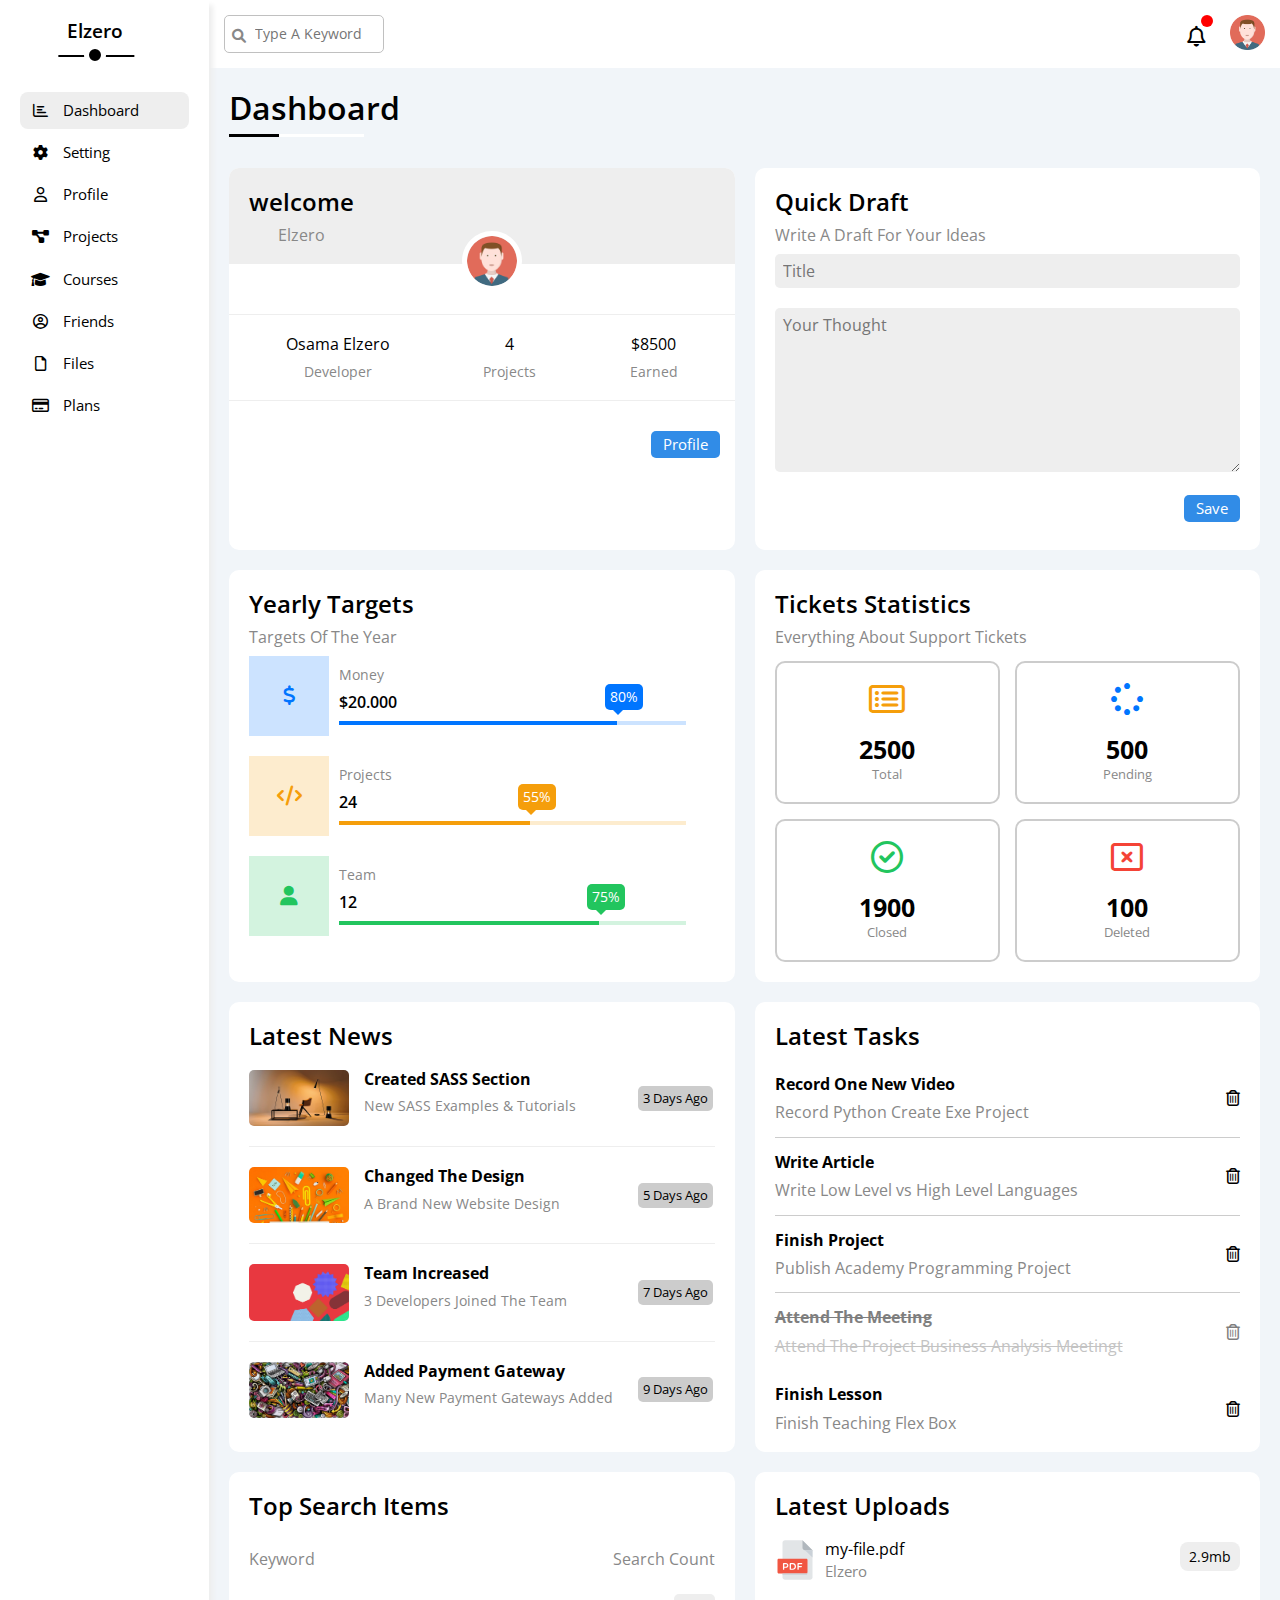
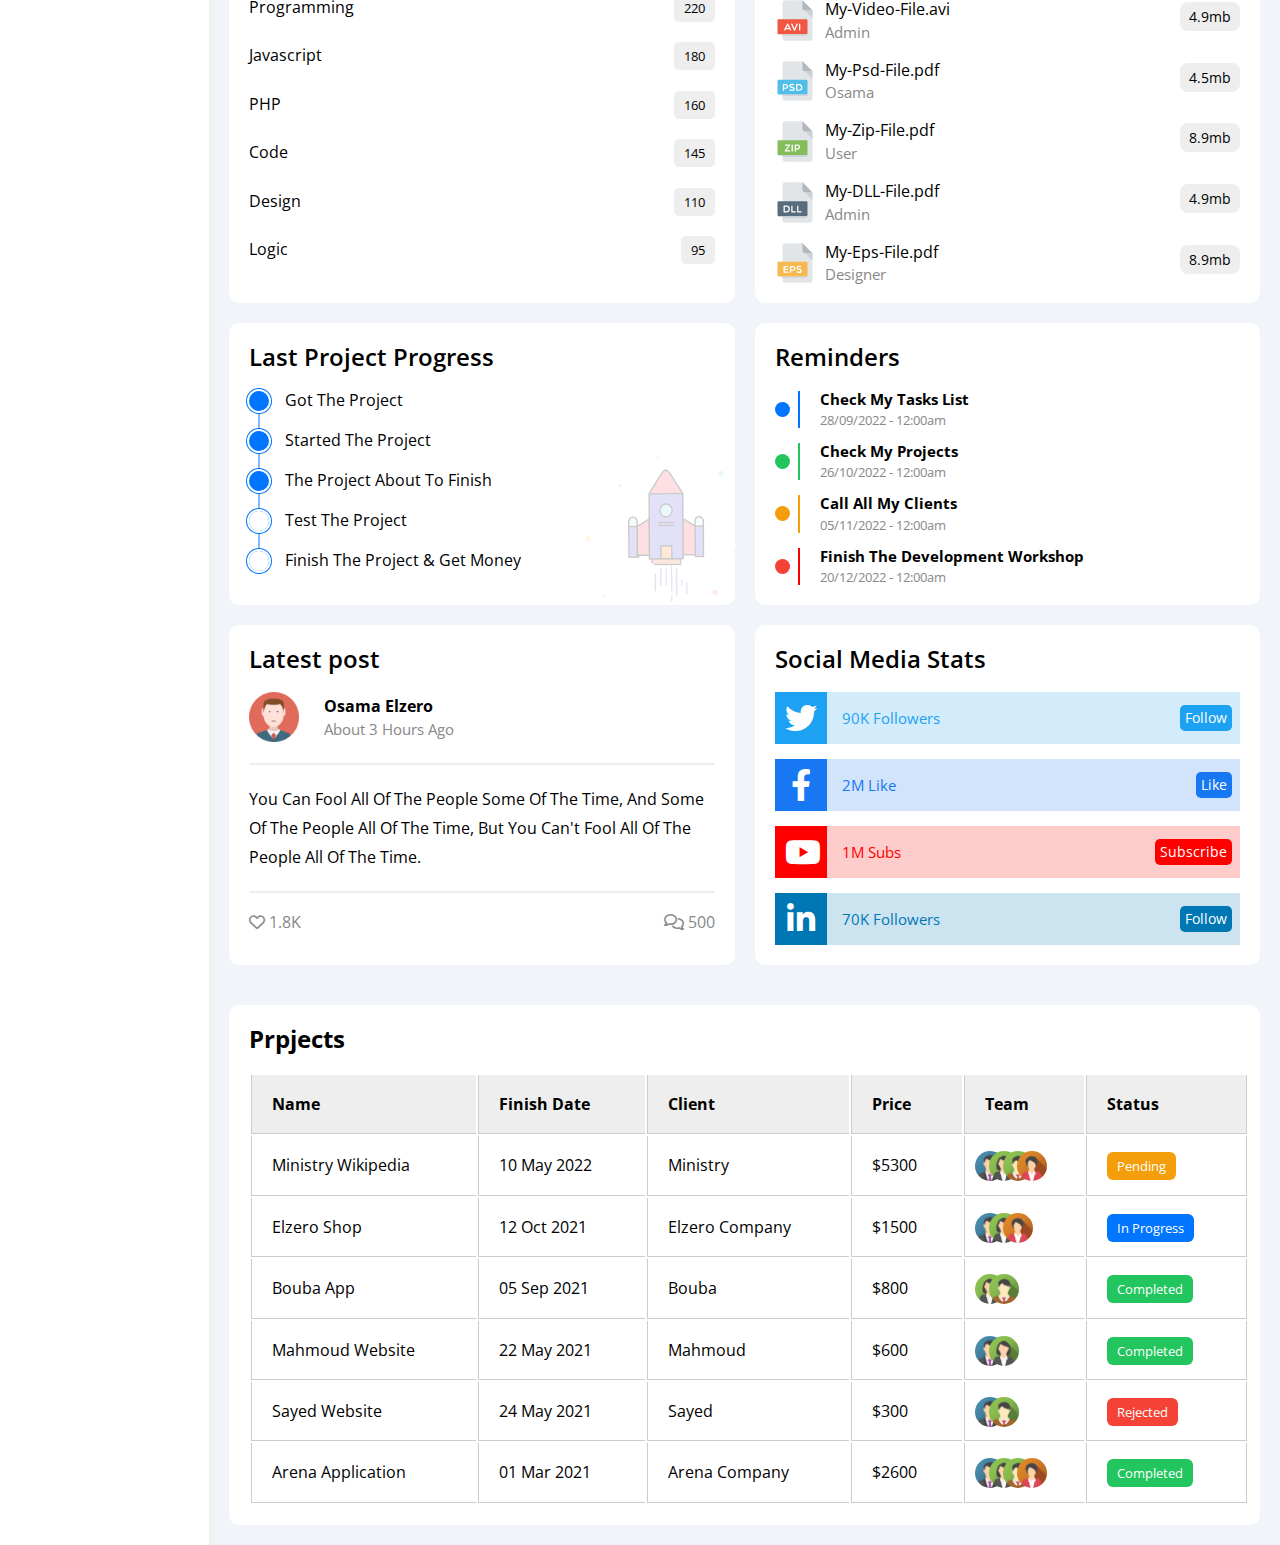
<file: index.html>
<!DOCTYPE html>
<html lang="en">
<head>
    <meta charset="UTF-8">
    <meta http-equiv="X-UA-Compatible" content="IE=edge">
    <meta name="viewport" content="width=device-width, initial-scale=1.0">
   <!--render all elements normally-->
   <link rel="stylesheet" href="css/normalize.css">
    <!--font aweaome library-->
    <link rel="stylesheet" href="css/all.min.css">
    <!--main template css file-->
    <link rel="stylesheet" href="css/mainCss.css">
    <!--framework css file-->
    <link rel="stylesheet" href="css/framework.css">
    <!--file contain common css rules-->
   <link rel="stylesheet" href="css/common.css">
     <!--google fonts-->
     <link rel="preconnect" href="https://fonts.googleapis.com">
     <link rel="preconnect" href="https://fonts.googleapis.com">
     <link rel="preconnect" href="https://fonts.gstatic.com" crossorigin>
     <link href="https://fonts.googleapis.com/css2?family=Open+Sans:wght@300;500&#038;display=swap" rel="stylesheet">
     <title>Template 4</title>
</head>
<body>
    <div class="page">
        <!--start Sidebar -->
    <div class="sidebar">
        <h3 class="logo">
         Elzero 
        </h3>
        <ul>
          <a href="index.html" class="active"> <li> <i class="fa-regular fa-chart-bar fa-fw"></i><span>Dashboard</span> </li></a>
          <a href="setting.html"> <li> <i class="fa-solid fa-gear"></i><span>Setting</span></li></a>  
          <a href="profile.html"> <li> <i class="fa-regular fa-user"></i><span>Profile</span></li></a>  
          <a href="Project.html"> <li><i class="fa-solid fa-diagram-project"></i><span>Projects</span> </li></a>
          <a href="courses.html"> <li> <i class="fa-solid fa-graduation-cap"></i><span>Courses</span></li> </a>
          <a href="friends.html"> <li> <i class="fa-regular fa-circle-user"></i><span>Friends</span> </li> </a>
          <a href="files.html"> <li> <i class="fa-regular fa-file"></i></i><span>Files</span></li></a> 
          <a href="plans.html"> <li> <i class="fa-regular fa-credit-card"></i><span>Plans</span></li> </a>
        </ul>
    </div>
    <!--end Sidebar -->
    <div class="content">
        <!--start head-->
        <div class="head">
            <div class="search">
                
                <input type="search" name="search" id="" placeholder = "Type A Keyword">
            </div>
            <div class="icons">
                <span class="notification">
                    <i class="far fa-bell fa-2xl"></i>
                </span>
                <img src="image/avatar.png" alt="avatar">
            </div>
           
        </div>
        <!--End head-->
        <h1>
            Dashboard
        </h1>
        <div class="wrapper">
            <div class="welcome ">
                <div class="intro p-20">
                    <div class="">
                        <h2>
                            welcome
                        </h2>
                        <p class="c-grey">Elzero</p>
                    </div>
                    
                    <img src="image/welcome.png" alt="">
                </div>
                
                <img src="image/avatar.png" alt="">
                <div class="body p-20">
                    <div>
                        Osama Elzero
                        <span> Developer</span>
                    </div>
                    <div>
                        4
                        <span>Projects</span>
                    </div>
                    <div>
                        $8500
                        <span>Earned</span>
                    </div>
                    
                </div>
                <a href="http://">Profile</a>
            </div>
            <!--start quick draft-->
            <div class="quick-draft p-20">
                <h2>Quick Draft</h2>
                <p class="c-grey">Write A Draft For Your Ideas</p>
                <form action="" method="post" >
                    <input type="text" name="" id="" placeholder="Title" >
                    <textarea name="" id="" placeholder="Your Thought" cols="50" rows="8"></textarea>
                    <input type="submit" value="Save">
                </form>
                
            </div>
            <!--end quick draft-->
            <!--Start yearly target-->
            <div class="targets p-20">
                <h2>Yearly Targets</h2>
                <p class="c-grey">Targets Of The Year</p>
                <div class="box">
                    <div class="box-icon font-blue">
                        <i class="fa-solid fa-dollar-sign"></i>
                    </div>
                    <div class="details">
                        <span class="d-block font-grey" >
                            Money
                        </span>
                        <span class="d-block">
                            $20.000
                        </span>
                        <div class="progress" data-progress="80%">
                            <span class="d-block" ></span>
                        </div>
                    </div> 
                </div>
                <div class="box">       
                    <div class="box-icon font-orange">
                        <i class="fa-solid fa-code"></i>
                    </div>
                    <div class="details">
                        <span class="d-block font-grey">
                            Projects
                        </span>
                        <span class="d-block">
                            24
                         </span>
                         <div class="progress" data-progress="55%" >
                            <span class="d-block"></span>
                        </div>
                    </div>
                </div>   
                <div class="box"> 
                    <div class="box-icon font-green ">
                        <i class="fa-solid fa-user "></i>
                    </div>
                    <div class="details">
                        <span class="d-block font-grey">
                            Team
                        </span>
                        <span class="d-block">
                            12
                        </span>
                            <div class="progress" data-progress="75%">
                            <span class="d-block"></span>
                        </div>
                    </div>
                </div>
            </div>
            <!--end yearly target-->
            <!--start tickets-->
            <div class="tickets p-20">
                <h2>Tickets Statistics</h2> 
                <p class="c-grey">Everything About Support Tickets</p>
                <div class="d-flex f-wrap txt-c">
                    <div class="box p-20">
                        <i class="fa-regular fa-rectangle-list fa-2x font-orange m-bottom-20"></i>
                        <span class="d-block f-s-25px f-w-bold ">2500</span>
                        <span class="c-grey f-s-13px m-15">Total</span>
                    </div>
                    <div class="box p-20">
                        <i class="fas fa-spinner fa-2x font-blue m-bottom-20 "></i>
                        <span class="d-block f-s-25px f-w-bold ">500</span>
                        <span class="c-grey f-s-13px m-15">Pending</span>
                    </div>
                    <div class="box p-20">
                        <i class="far fa-check-circle fa-2x font-green m-bottom-20"></i>
                        <span class="d-block f-s-25px f-w-bold">1900</span>
                        <span class="c-grey f-s-13px m-15">Closed</span>
                    </div>
                    <div class="box p-20">
                        <i class="far fa-window-close fa-2x font-red m-bottom-20 "></i>
                        <span class="d-block f-s-25px f-w-bold ">100</span>
                        <span class="c-grey f-s-13px m-15">Deleted</span>
                    </div>
                </div>
            </div>
            <!--end tickets-->
            <!--start latest news-->
            <div class="news p-20">
                <h2>Latest News</h2>
                <div class="new-row d-flex m-bottom-20 m-top-20">
                    <img src="image/news-01.png" alt="news-01" class="width-100 b-raduis-5">
                    <div class="info">
                        <h4>Created SASS Section </h4>
                        <p class="f-s-14px c-grey">New SASS Examples & Tutorials </p>
                    </div>
                    <div class="day">
                        <p class="">3 Days Ago </p>
                    </div>
                </div>
                   
                <div class="new-row d-flex m-bottom-20">
                    <img src="image/news-02.png" alt="news-02" class="width-100 b-raduis-5">
                    <div class="info">
                        <h4>Changed The Design </h4>
                        <p class="f-s-14px c-grey">A Brand New Website Design </p>
                    </div>
                    <div class="day">
                        <p class="">5 Days Ago </p>
                    </div>
                </div>
                
                <div class="new-row d-flex m-bottom-20">
                    <img src="image/news-03.png" alt="news-03" class="width-100 b-raduis-5">
                    <div class="info">
                        <h4>Team Increased </h4>
                        <p class="f-s-14px c-grey">3 Developers Joined The Team </p>
                    </div>
                    <div class="day">
                        <p class="">7 Days Ago </p>
                    </div>
                </div>

                <div class="new-row d-flex">
                    <img src="image/news-04.png" alt="news-04" class="width-100 b-raduis-5">
                    <div class="info">
                        <h4>Added Payment Gateway </h4>
                        <p class="f-s-14px c-grey">Many New Payment Gateways Added</p>
                    </div>
                    <div class="day">
                        <p class="">9 Days Ago </p>
                    </div>
                </div>
            </div>
            <!--end latest news-->
            <!--start tasks-->
            <div class="task p-20">
                <h2>Latest Tasks</h2>
                <div class="task-row d-flex p-top-15 p-bottom-15">
                    <div class="info">
                        <h4 class=" p-bottom-5">Record One New Video </h4>
                        <p class="c-grey p-top-5">Record Python Create Exe Project </p>
                    </div>
                    <i class="fa-regular fa-trash-can"></i>
                </div>
                <div class="task-row d-flex p-top-15 p-bottom-15">
                    <div class="info">
                        <h4 class=" p-bottom-5">Write Article </h4>
                        <p class="c-grey p-top-5">Write Low Level vs High Level Languages </p>
                    </div>
                    <i class="fa-regular fa-trash-can"></i>
                </div>
                <div class="task-row d-flex p-top-15 p-bottom-15">
                    <div class="info">
                        <h4 class=" p-bottom-5">Finish Project </h4>
                        <p class="c-grey p-top-5">Publish Academy Programming Project </p>
                    </div>
                    <i class="fa-regular fa-trash-can"></i>
                </div>
                <div class="task-row d-flex p-top-15 p-bottom-15">
                    <div class="info">
                        <h4 class=" p-bottom-5"> <del> Attend The Meeting</del> </h4>
                        <p class="c-grey p-top-5"> <del>Attend The Project Business Analysis Meetingt </del>  </p>
                    </div>
                    <i class="fa-regular fa-trash-can"></i>
                </div>
                <div class="task-row d-flex p-top-15 ">
                    <div class="info">
                        <h4 class=" p-bottom-5">Finish Lesson</h4>
                        <p class="c-grey p-top-5">Finish Teaching Flex Box </p>
                    </div>
                    <i class="fa-regular fa-trash-can"></i>
                </div>

            </div>
            <!--end tasks-->
            <!--start search-->
            <div class="search p-20">
                <h2>Top Search Items </h2>
                <div class="d-flex">
                    <p class="c-grey">Keyword</p>
                    <p class="c-grey">Search Count</p>
                </div>
                <div class="d-flex ">
                    <p class="">Programming</p>
                    <p class=""><span> 220</span></p>
                </div>
                <div class="d-flex m-top-20 m-bottom-20">
                    <p class="">Javascript</p>
                    <p class=""><span> 180</span></p>
                </div>
                <div class="d-flex ">
                    <p class="">PHP</p>
                    <p class=""><span> 160</span></p>
                </div>

                <div class="d-flex ">
                    <p class="">Code</p>
                    <p class=""><span> 145</span></p>
                </div>
                <div class="d-flex ">
                    <p class="">Design</p>
                    <p class=""><span> 110</span></p>
                </div> 
                <div class="d-flex m-0 ">
                    <p class="">Logic</p>
                    <p class=""><span> 95</span></p>
                </div>         
               </div>
            <!--end search-->
            <!--start upload-->
            <div class="upload p-20">
                <h2>Latest Uploads</h2>
                <div class="box d-flex m-bottom-20 m-top-20 ">
                    <img src="image/pdf.svg" alt="pdf" class="width-40 m-right-10"> 
                    <div>
                        <p class="m-bottom-5">my-file.pdf</p>
                        <span class="d-block c-grey">Elzero</span>
                    </div>
                    <p><span>2.9mb</span></p>
                </div>
                <div class="box d-flex m-bottom-20">
                    <img src="image/avi.svg" alt="pdf" class="width-40 m-right-10"> 
                    <div>
                        <p class="m-bottom-5">My-Video-File.avi</p>
                        <span class="d-block c-grey">Admin</span>
                    </div>
                    <p><span>4.9mb</span></p>
                </div>
                <div class="box d-flex m-bottom-20">
                    <img src="image/psd.svg" alt="pdf" class="width-40 m-right-10"> 
                    <div>
                        <p class="m-bottom-5">My-Psd-File.pdf </p>
                        <span class="d-block c-grey">Osama</span>
                    </div>
                    <p><span>4.5mb</span></p>
                </div>
                <div class="box d-flex m-bottom-20">
                    <img src="image/zip.svg" alt="pdf" class="width-40 m-right-10"> 
                    <div>
                        <p class="m-bottom-5">My-Zip-File.pdf</p>
                        <span class="d-block c-grey">User</span>
                    </div>
                    <p><span>8.9mb</span></p>
                </div>
                <div class="box d-flex m-bottom-20">
                    <img src="image/dll.svg" alt="pdf" class="width-40 m-right-10"> 
                    <div>
                        <p class="m-bottom-5">My-DLL-File.pdf </p>
                        <span class="d-block c-grey">Admin</span>
                    </div>
                    <p><span>4.9mb</span></p>
                </div>
                <div class="box d-flex ">
                    <img src="image/eps.svg" alt="pdf" class="width-40 m-right-10"> 
                    <div>
                        <p class="m-bottom-5">My-Eps-File.pdf </p>
                        <span class="d-block c-grey">Designer</span>
                    </div>
                    <p><span>8.9mb</span></p>
                </div>
            </div>            
            <!--end upload-->
            <!--start project progress-->
            <div class="progress p-20">
                <h2 class="">Last Project Progress</h2>
                <div class="prog-row d-flex m-bottom-20 m-top-20">
                    <div class="circule"></div>
                    <p>Got The Project </p>
                </div>
                <div class="prog-row d-flex m-bottom-20">
                    <div class="circule"></div>
                    <p>Started The Project</p>
                </div>
                <div class="prog-row d-flex m-bottom-20">
                    <div class="circule"></div>
                    <p>The Project About To Finish</p>
                </div>
                <div class="prog-row d-flex m-bottom-20">
                    <div class="circule"></div>
                    <p>Test The Project </p>
                </div>
                <div class="prog-row d-flex ">
                    <div class="circule"></div>
                    <p class="">Finish The Project & Get Money</p>
                </div>
                <img src="image/project.png" alt="">

            </div>
            <!--end project progress-->
            <!--start reminder-->
            <div class="reminder p-20">
                <h2>Reminders</h2>
                <div class="re-row d-flex m-top-20">
                    <div class="circule d-flex">
                        <span class="d-block b-color-blue"></span>
                    </div>
                    <div>
                        <p class="f-s-15px f-w-bold">Check My Tasks List</p>
                        <p class="c-grey f-s-13px m-top-5">28/09/2022 - 12:00am</p>
                    </div>
                </div>
                <div class="re-row d-flex m-top-15">
                    <div class="circule d-flex">
                        <span class="d-block b-color-green"></span>
                    </div>
                    <div>
                        <p class="f-s-15px f-w-bold">Check My Projects</p>
                        <p class="c-grey f-s-13px m-top-5">26/10/2022 - 12:00am</p>
                    </div>               
                </div>
                <div class="re-row d-flex m-top-15">
                    <div class="circule d-flex">
                        <span class="d-block b-color-orange"></span>
                    </div>
                    <div>
                        <p class="f-s-15px f-w-bold">Call All My Clients</p>
                        <p class="c-grey f-s-13px m-top-5">05/11/2022 - 12:00am</p>
                    </div>
                </div>
                <div class="re-row d-flex m-top-15">
                    <div class="circule d-flex">
                        <span class="d-block b-color-red"></span>
                    </div>
                    <div>
                        <p class="f-s-15px f-w-bold">Finish The Development Workshop</h4>
                        <p class="c-grey f-s-13px m-top-5">20/12/2022 - 12:00am</p>
                    </div>
                </div>
            </div>
            <!--end reminder-->
            <!--start latest post-->
            <div class="post p-20">
                <h2>Latest post</h2>
                <div class="post-top d-flex m-top-20 m-bottom-20" >
                    <img src="image/avatar.png" alt="avatar" class="">
                    <div class="info p-5">
                        <h4>Osama Elzero</h4>
                        <p class="c-grey m-top-5 f-s-15px">About 3 Hours Ago</p>
                    </div>
                </div>
                <div class="post-content p-top-20 p-bottom-20">
                    You Can Fool All Of The People Some Of The Time, And Some Of The People All Of The Time, But You Can't Fool All Of The People All Of The Time. 
                </div>
                <div class="post-ststs d-flex p-top-20 c-grey">
                    <div class="">
                        <i class="far fa-heart"></i> 1.8K
                    </div>
                    <div class="">
                        <i class="far fa-comments"></i> 500
                    </div>
                </div>
            </div>
            <!--end latest post-->
            <!--start social media stats-->
            <div class="social p-20">
                <h2>Social Media Stats  </h2>
                <div class="row d-flex m-top-20">
                   <div class="icon">
                    <i class="fa-brands fa-twitter fa-2x"></i>
                   </div> 
                   <p>90K Followers <a href="#" class="d-block">Follow</a></p>

                </div>
                <div class="row d-flex m-top-15">
                    <div class="icon ">
                        <i class="fab fa-facebook-f fa-2x"></i>
                    </div> 
                    <p>2M Like <a href="#" class="d-block">Like</a></p>
 
                </div>
                <div class="row d-flex m-top-15">
                    <div class="icon ">
                        <i class="fab fa-youtube fa-2x"></i>
                    </div> 
                    <p>1M Subs <a href="#" class="d-block">Subscribe</a></p>
 
                </div>
                <div class="row d-flex m-top-15">
                    <div class="icon ">
                        <i class="fab fa-linkedin-in fa-2x"></i>
                    </div> 
                    <p>70K Followers <a href="#" class="d-block">Follow</a></p>
 
                </div>


            </div>
            <!--end social media stats-->
    </div>
    <!--end wrapper-->
    <!--start projects table-->
    <div class="project p-20 m-20">
        <h2 >Prpjects</h2>
        <table class="p-top-20">
            <thead>
                <tr>
                    <th>Name</th>
                    <th>Finish Date</th>
                    <th>Client</th>
                    <th>Price</th>
                    <th>Team</th>
                    <th>Status</th>
                </tr>
            </thead>
            <tr>
                <td>Ministry Wikipedia</td>
                <td>10 May 2022</td>
                <td>Ministry</td>
                <td>$5300</td>
                <td>
                    <img src="image/team-01.png" alt="team1">
                    <img src="image/team-02.png" alt="team2">
                    <img src="image/team-03.png" alt="team3">
                    <img src="image/team-04.png" alt="team4">
                </td>
                <td><span class="b-color-orange">Pending</span></td>
            </tr>
            <tr>
                <td>Elzero Shop	</td>
                <td>12 Oct 2021	</td>
                <td>Elzero Company	</td>
                <td>$1500</td>
                <td>
                    <img src="image/team-01.png" alt="team1">
                    <img src="image/team-02.png" alt="team2">
                    <img src="image/team-04.png" alt="team4">
                </td>
                <td><span class="b-color-blue">In Progress</span></td>
            </tr>
            <tr>
                <td>Bouba App	</td>
                <td>05 Sep 2021	</td>
                <td>Bouba	</td>
                <td>$800</td>
                <td>
                    <img src="image/team-02.png" alt="team2">
                    <img src="image/team-03.png" alt="team3">
                </td>
                <td><span class="b-color-green">Completed</span></td>
            </tr>
            <tr>
                <td>Mahmoud Website	</td>
                <td>22 May 2021	</td>
                <td>Mahmoud	</td>
                <td>$600</td>
                <td>
                    <img src="image/team-01.png" alt="team1">
                    <img src="image/team-02.png" alt="team2">
                </td>
                <td><span class="b-color-green">Completed</span></td>
            </tr>
            <tr>
                <td>Sayed Website </td>
                <td>24 May 2021	</td>
                <td>Sayed</td>
                <td>$300</td>
                <td>
                    <img src="image/team-01.png" alt="team1">
                    <img src="image/team-03.png" alt="team3">
                </td>
                <td><span class="b-color-red">Rejected</span></td>
            </tr>
            <tr>
                <td>Arena Application </td>
                <td>01 Mar 2021	</td>
                <td>Arena Company</td>
                <td>$2600</td>
                <td>
                    <img src="image/team-01.png" alt="team1">
                    <img src="image/team-02.png" alt="team2">
                    <img src="image/team-03.png" alt="team3">
                    <img src="image/team-04.png" alt="team4">
                </td>
                <td><span class="b-color-green">Completed</span></td>
            </tr>
        </table>
    </div>
    <!--end projects table-->
</div>
    
</body>
</html>
</file>
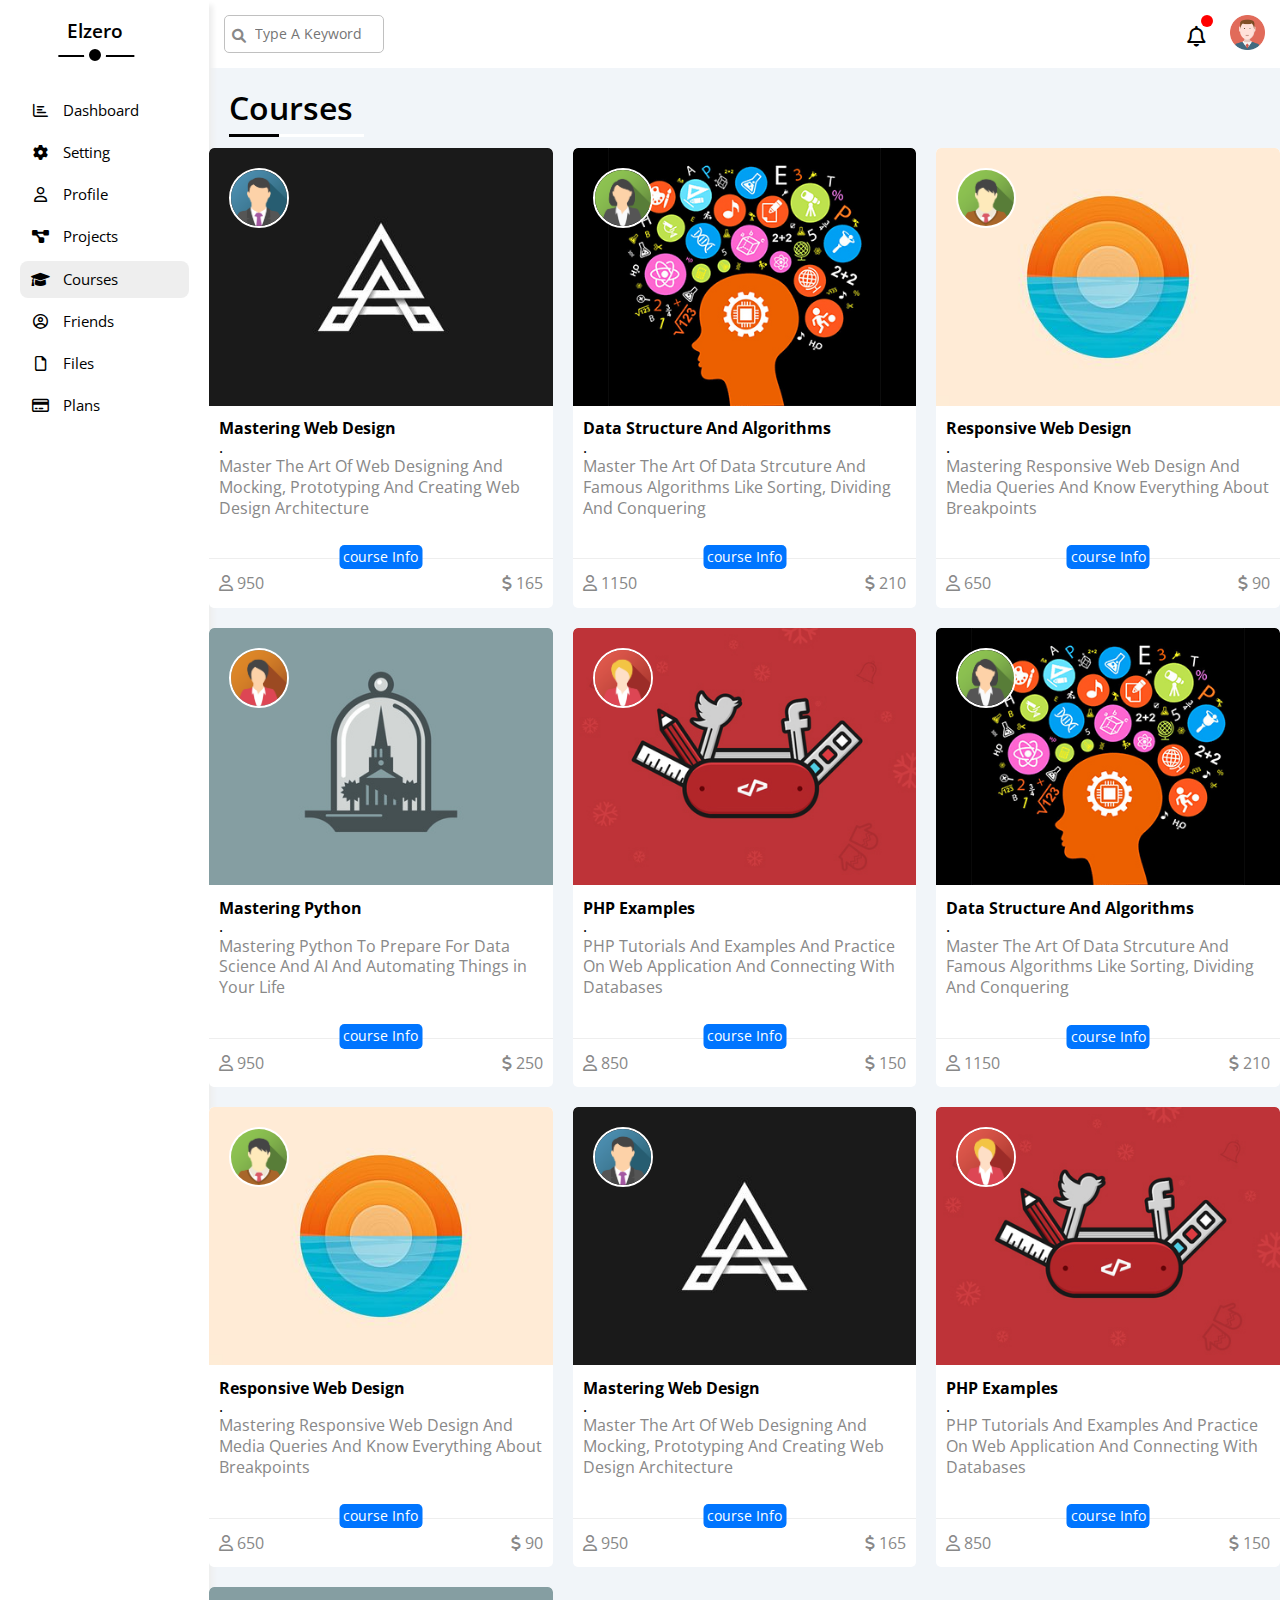
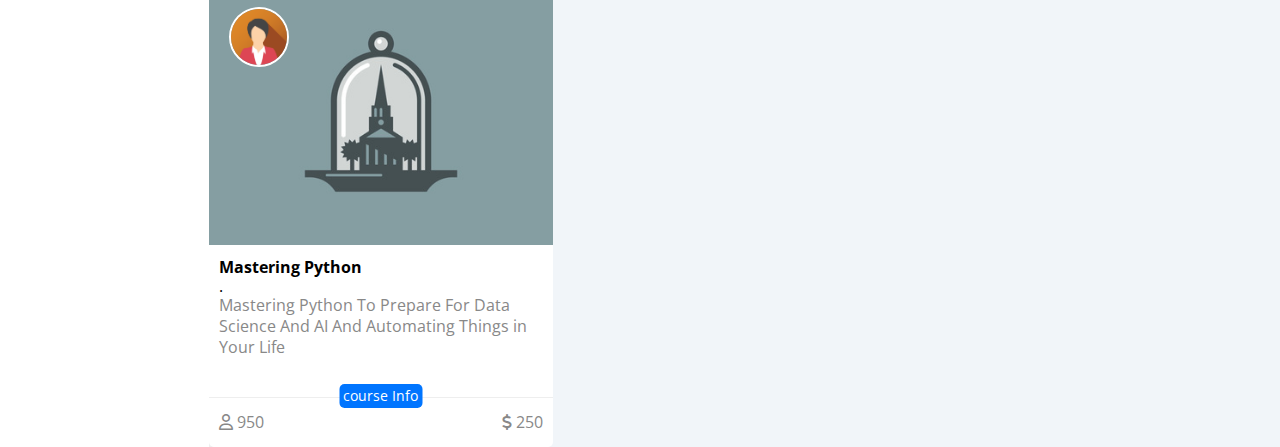
<file: courses.html>
<!DOCTYPE html>
<html lang="en">
<head>
    <meta charset="UTF-8">
    <meta http-equiv="X-UA-Compatible" content="IE=edge">
    <meta name="viewport" content="width=device-width, initial-scale=1.0">
    <!--render all elements normally-->
   <link rel="stylesheet" href="css/normalize.css">
   <!--font aweaome library-->
   <link rel="stylesheet" href="css/all.min.css">
   <!--main template css file-->
   <link rel="stylesheet" href="css/mainCss.css">
   <!--framework css file-->
   <link rel="stylesheet" href="css/framework.css">
   <!--file contain common css rules-->
   <link rel="stylesheet" href="css/common.css">
    <!--google fonts-->
    <link rel="preconnect" href="https://fonts.googleapis.com">
    <link rel="preconnect" href="https://fonts.googleapis.com">
    <link rel="preconnect" href="https://fonts.gstatic.com" crossorigin>
    <link href="https://fonts.googleapis.com/css2?family=Open+Sans:wght@300;500&#038;display=swap" rel="stylesheet">
    <title>Courses</title>
</head>
<body>
    <div class="page">
             <!--start Sidebar -->
    <div class="sidebar">
        <h3 class="logo">
         Elzero 
        </h3>
        <ul>
          <a href="index.html"> <li> <i class="fa-regular fa-chart-bar fa-fw"></i><span>Dashboard</span> </li></a>
          <a href="setting.html" > <li> <i class="fa-solid fa-gear"></i><span>Setting</span></li></a>  
          <a href="profile.html"> <li> <i class="fa-regular fa-user"></i><span>Profile</span></li></a>  
          <a href="Project.html" > <li><i class="fa-solid fa-diagram-project"></i><span>Projects</span> </li></a>
          <a href="courses.html" class="active"> <li> <i class="fa-solid fa-graduation-cap"></i><span>Courses</span></li> </a>
          <a href="friends.html"> <li> <i class="fa-regular fa-circle-user"></i><span>Friends</span> </li> </a>
          <a href="files.html"> <li> <i class="fa-regular fa-file"></i></i><span>Files</span></li></a> 
          <a href="plans.html"> <li> <i class="fa-regular fa-credit-card"></i><span>Plans</span></li> </a>
        </ul>
    </div>
    <!--end Sidebar -->
    <div class="content">
<!--start head-->
<div class="head">
    <div class="search">
        
        <input type="search" name="search" id="" placeholder = "Type A Keyword">
    </div>
    <div class="icons">
        <span class="notification">
            <i class="far fa-bell fa-2xl"></i>
        </span>
        <img src="image/avatar.png" alt="avatar">
    </div>
   
</div>
<!--End head-->
<h1>
    Courses
</h1>
<div class="courses-wrapper">
    <!--start course1-->
    <div class="course">
        <img src="image/course-01.jpg" alt="course1"class="cover">
        <img src="image/team-01.png" alt="team1" class="instructor">
        <div class="p-10">
            <h4 class="">Mastering Web Design</h4>.
            <p class="c-grey">Master The Art Of Web Designing And Mocking, Prototyping And Creating Web Design Architecture</p>
        </div>
        <div class="info">
            <span class="title">course Info</span>
            <span class="font-grey">
                <i class="fa-regular fa-user"></i> 950
            </span>
            <span class="font-grey">
                <i class="fa-solid fa-dollar-sign"></i> 165
            </span>
        </div>
    </div>
     <!--end course1-->
    <!--start course2-->
    <div class="course">
        <img src="image/course-02.jpg" alt="course2"class="cover">
        <img src="image/team-02.png" alt="team2" class="instructor">
        <div class="p-10">
            <h4 class="">Data Structure And Algorithms</h4>.
            <p class="c-grey">Master The Art Of Data Strcuture And Famous Algorithms Like Sorting, Dividing And Conquering</p>
        </div>
        <div class="info">
            <span class="title">course Info</span>
            <span class="font-grey">
                <i class="fa-regular fa-user"></i> 1150
            </span>
            <span class="font-grey">
                <i class="fa-solid fa-dollar-sign"></i> 210
            </span>
        </div>
    </div>
    <!--end course2-->
    <!--start course3-->
    <div class="course">
        <img src="image/course-03.jpg" alt="course3"class="cover">
        <img src="image/team-03.png" alt="team3" class="instructor">
        <div class="p-10">
            <h4 class="">Responsive Web Design</h4>.
            <p class="c-grey">Mastering Responsive Web Design And Media Queries And Know Everything About Breakpoints</p>
        </div>
        <div class="info">
            <span class="title">course Info</span>
            <span class="font-grey">
                <i class="fa-regular fa-user"></i> 650
            </span>
            <span class="font-grey">
                <i class="fa-solid fa-dollar-sign"></i> 90
            </span>
        </div>
    </div>
    <!--end course3-->
    <!--start course4-->
    <div class="course">
        <img src="image/course-04.jpg" alt="course4"class="cover">
        <img src="image/team-04.png" alt="team4" class="instructor">
        <div class="p-10">
            <h4 class="">Mastering Python</h4>.
            <p class="c-grey">Mastering Python To Prepare For Data Science And AI And Automating Things in Your Life</p>
        </div>
        <div class="info">
            <span class="title">course Info</span>
            <span class="font-grey">
                <i class="fa-regular fa-user"></i> 950
            </span>
            <span class="font-grey">
                <i class="fa-solid fa-dollar-sign"></i> 250
            </span>
        </div>
    </div>
    <!--end course4-->
     <!--start course5-->
     <div class="course">
        <img src="image/course-05.jpg" alt="course5"class="cover">
        <img src="image/team-05.png" alt="team5" class="instructor">
        <div class="p-10">
            <h4 class="">PHP Examples</h4>.
            <p class="c-grey">PHP Tutorials And Examples And Practice On Web Application And Connecting With Databases</p>
        </div>
        <div class="info">
            <span class="title">course Info</span>
            <span class="font-grey">
                <i class="fa-regular fa-user"></i> 850
            </span>
            <span class="font-grey">
                <i class="fa-solid fa-dollar-sign"></i> 150
            </span>
        </div>
    </div>
    <!--end course5-->
    <!--start course2-->
    <div class="course">
        <img src="image/course-02.jpg" alt="course2"class="cover">
        <img src="image/team-02.png" alt="team2" class="instructor">
        <div class="p-10">
            <h4 class="">Data Structure And Algorithms</h4>.
            <p class="c-grey">Master The Art Of Data Strcuture And Famous Algorithms Like Sorting, Dividing And Conquering</p>
        </div>
        <div class="info">
            <span class="title">course Info</span>
            <span class="font-grey">
                <i class="fa-regular fa-user"></i> 1150
            </span>
            <span class="font-grey">
                <i class="fa-solid fa-dollar-sign"></i> 210
            </span>
        </div>
    </div>
    <!--end course2-->
    <!--start course3-->
    <div class="course">
        <img src="image/course-03.jpg" alt="course3"class="cover">
        <img src="image/team-03.png" alt="team3" class="instructor">
        <div class="p-10">
            <h4 class="">Responsive Web Design</h4>.
            <p class="c-grey">Mastering Responsive Web Design And Media Queries And Know Everything About Breakpoints</p>
        </div>
        <div class="info">
            <span class="title">course Info</span>
            <span class="font-grey">
                <i class="fa-regular fa-user"></i> 650
            </span>
            <span class="font-grey">
                <i class="fa-solid fa-dollar-sign"></i> 90
            </span>
        </div>
    </div>
    <!--end course3-->
    <!--start course1-->
    <div class="course">
        <img src="image/course-01.jpg" alt="course1"class="cover">
        <img src="image/team-01.png" alt="team1" class="instructor">
        <div class="p-10">
            <h4 class="">Mastering Web Design</h4>.
            <p class="c-grey">Master The Art Of Web Designing And Mocking, Prototyping And Creating Web Design Architecture</p>
        </div>
        <div class="info">
            <span class="title">course Info</span>
            <span class="font-grey">
                <i class="fa-regular fa-user"></i> 950
            </span>
            <span class="font-grey">
                <i class="fa-solid fa-dollar-sign"></i> 165
            </span>
        </div>
    </div>
     <!--end course1-->
       <!--start course5-->
       <div class="course">
        <img src="image/course-05.jpg" alt="course5"class="cover">
        <img src="image/team-05.png" alt="team5" class="instructor">
        <div class="p-10">
            <h4 class="">PHP Examples</h4>.
            <p class="c-grey">PHP Tutorials And Examples And Practice On Web Application And Connecting With Databases</p>
        </div>
        <div class="info">
            <span class="title">course Info</span>
            <span class="font-grey">
                <i class="fa-regular fa-user"></i> 850
            </span>
            <span class="font-grey">
                <i class="fa-solid fa-dollar-sign"></i> 150
            </span>
        </div>
    </div>
    <!--end course5-->
    <!--start course4-->
    <div class="course">
        <img src="image/course-04.jpg" alt="course4"class="cover">
        <img src="image/team-04.png" alt="team4" class="instructor">
        <div class="p-10">
            <h4 class="">Mastering Python</h4>.
            <p class="c-grey">Mastering Python To Prepare For Data Science And AI And Automating Things in Your Life</p>
        </div>
        <div class="info">
            <span class="title">course Info</span>
            <span class="font-grey">
                <i class="fa-regular fa-user"></i> 950
            </span>
            <span class="font-grey">
                <i class="fa-solid fa-dollar-sign"></i> 250
            </span>
        </div>
    </div>
    <!--end course4-->
</div>
    </div>
    </div>
</body>
</html>
</file>
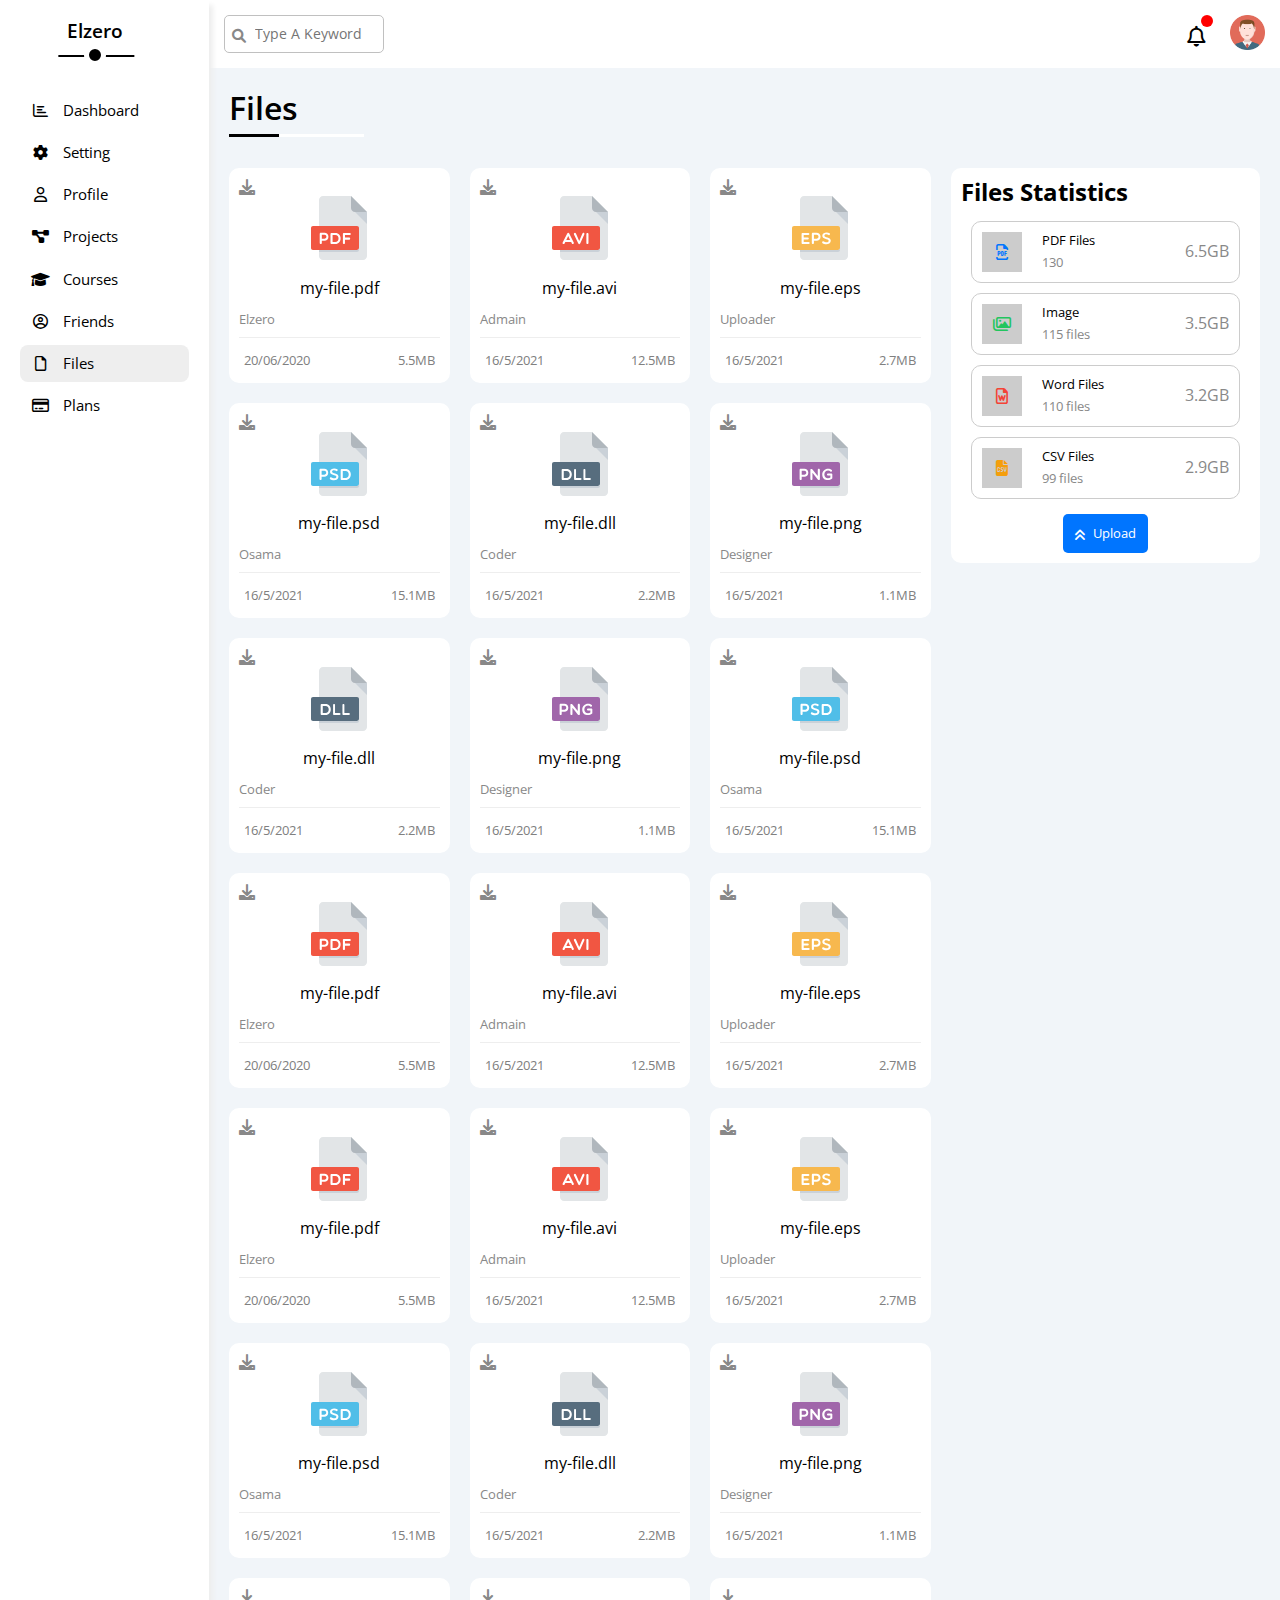
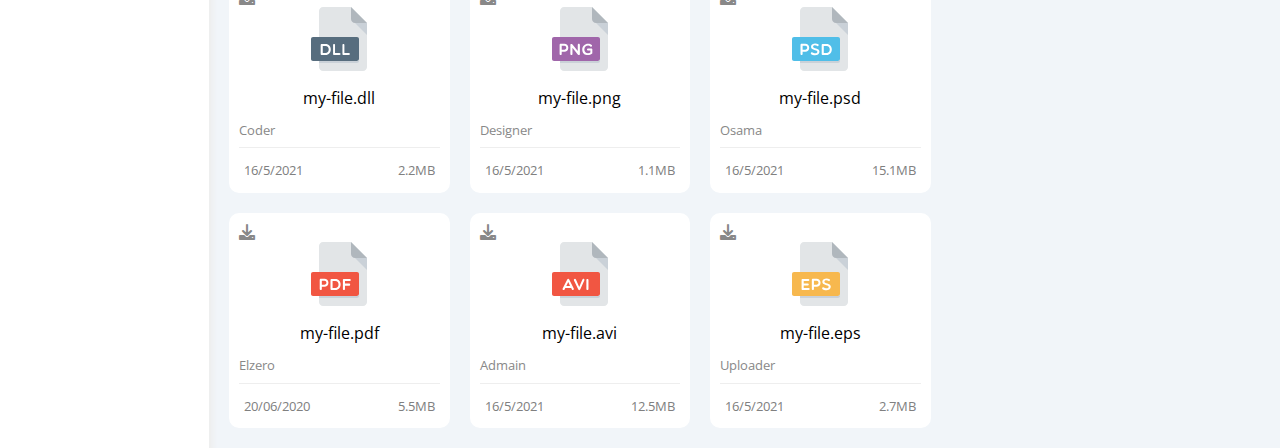
<file: files.html>
<!DOCTYPE html>
<html lang="en">
<head>
    <meta charset="UTF-8">
    <meta http-equiv="X-UA-Compatible" content="IE=edge">
    <meta name="viewport" content="width=device-width, initial-scale=1.0">
    <!--render all elements normally-->
   <link rel="stylesheet" href="css/normalize.css">
   <!--font aweaome library-->
   <link rel="stylesheet" href="css/all.min.css">
   <!--main template css file-->
   <link rel="stylesheet" href="css/mainCss.css">
   <!--framework css file-->
   <link rel="stylesheet" href="css/framework.css">
   <!--file contain common css rules-->
   <link rel="stylesheet" href="css/common.css">
    <!--google fonts-->
    <link rel="preconnect" href="https://fonts.googleapis.com">
    <link rel="preconnect" href="https://fonts.googleapis.com">
    <link rel="preconnect" href="https://fonts.gstatic.com" crossorigin>
    <link href="https://fonts.googleapis.com/css2?family=Open+Sans:wght@300;500&#038;display=swap" rel="stylesheet">
    <title>Files</title>
</head>
<body>
   <div class="page">
      <!--start Sidebar -->
      <div class="sidebar">
        <h3 class="logo">
         Elzero 
        </h3>
        <ul>
          <a href="index.html"> <li> <i class="fa-regular fa-chart-bar fa-fw"></i><span>Dashboard</span> </li></a>
          <a  href="setting.html" > <li> <i class="fa-solid fa-gear"></i><span>Setting</span></li></a>  
          <a href="profile.html"> <li> <i class="fa-regular fa-user"></i><span>Profile</span></li></a>  
          <a href="Project.html"> <li><i class="fa-solid fa-diagram-project"></i><span>Projects</span> </li></a>
          <a href="courses.html"> <li> <i class="fa-solid fa-graduation-cap"></i><span>Courses</span></li> </a>
          <a href="friends.html"> <li> <i class="fa-regular fa-circle-user"></i><span>Friends</span> </li> </a>
          <a href="files.html" class="active"> <li> <i class="fa-regular fa-file"></i></i><span>Files</span></li></a> 
          <a href="plans.html"> <li> <i class="fa-regular fa-credit-card"></i><span>Plans</span></li> </a>
        </ul>
    </div>
    <!--end Sidebar -->
    <div class="content">
         <!--start head-->
         <div class="head">
            <div class="search">
                
                <input type="search" name="search" id="" placeholder = "Type A Keyword">
            </div>
            <div class="icons">
                <span class="notification">
                    <i class="far fa-bell fa-2xl"></i>
                </span>
                <img src="image/avatar.png" alt="avatar">
            </div>
           
        </div>
        <!--End head-->
        <h1>
            Files
        </h1>
        <div class="files-wrapper">
            <div class="files-stats">
               <h2 class="m-bottom-15">Files Statistics</h2>
               <div>
                <i class="far fa-file-pdf font-blue "></i>
                <div class="info">
                   <p class="f-s-13px">PDF Files </p>  
                    <span class="d-block font-grey f-s-13px" > 130</span>
                </div>
                <p class="font-grey">6.5GB</p>
               </div>
               <div>
                <i class="fa-regular fa-images font-green"></i>
                <div class="info">
                   <p class="f-s-13px">Image </p>  
                   <span class="d-block font-grey f-s-13px"> 115 files</span>
                </div>
                <p class="font-grey">3.5GB</p>
               </div>
               <div>
                <i class="far fa-file-word font-red"></i>
                <div class="info">
                   <p class="f-s-13px">Word Files </p>  
                   <span class="d-block font-grey f-s-13px"> 110 files</span>
                </div>
                <p class="font-grey">3.2GB</p>
               </div>
               <div>
                <i class="fa-solid fa-file-csv font-orange"></i>
                <div class="info">
                   <p class="f-s-13px ">CSV Files </p>  
                   <span class="d-block font-grey f-s-13px"> 99 files</span>
                </div>
                <p class="font-grey">2.9GB</p>
               </div>
               <a href="">
                <i class='fas fa-angle-double-up p-right-5'></i>
                Upload 
               </a>
            </div>
            <div class="files-content">
                 <div class="file">
                    <i class="fa fa-download font-grey"></i>
                    <div>
                        <img src="image/pdf.svg" alt="pdf">
                        <p class="m-top-15 m-bottom-15">my-file.pdf</p>
                    </div>
                    <p class="f-s-13px font-grey">Elzero</p>
                    <div>
                        <p>20/06/2020</p>
                        <p>5.5MB</p>
                    </div>
                 </div>
                 <div class="file">
                    <i class="fa fa-download font-grey"></i>
                    <div>
                        <img src="image/avi.svg" alt="avi">
                        <p class="m-top-15 m-bottom-15">my-file.avi</p>
                    </div>
                    <p class="f-s-13px font-grey">Admain</p>
                    <div>
                        <p>16/5/2021</p>
                        <p>12.5MB</p>
                    </div>
                 </div>
                 <div class="file">
                    <i class="fa fa-download font-grey"></i>
                    <div>
                        <img src="image/eps.svg" alt="eps">
                        <p class="m-top-15 m-bottom-15">my-file.eps</p>
                    </div>
                    <p class="f-s-13px font-grey">Uploader</p>
                    <div>
                        <p>16/5/2021</p>
                        <p>2.7MB</p>
                    </div>
                 </div>       
                 <div class="file">
                    <i class="fa fa-download font-grey"></i>
                    <div>
                        <img src="image/psd.svg" alt="psd">
                        <p class="m-top-15 m-bottom-15">my-file.psd</p>
                    </div>
                    <p class="f-s-13px font-grey">Osama</p>
                    <div>
                        <p>16/5/2021</p>
                        <p>15.1MB</p>
                    </div>
                 </div>   
                 <div class="file">
                    <i class="fa fa-download font-grey"></i>
                    <div>
                        <img src="image/dll.svg" alt="dll">
                        <p class="m-top-15 m-bottom-15">my-file.dll</p>
                    </div>
                    <p class="f-s-13px font-grey">Coder</p>
                    <div>
                        <p>16/5/2021</p>
                        <p>2.2MB</p>
                    </div>
                 </div>   
                 <div class="file">
                    <i class="fa fa-download font-grey"></i>
                    <div>
                        <img src="image/png.svg" alt="png">
                        <p class="m-top-15 m-bottom-15">my-file.png</p>
                    </div>
                    <p class="f-s-13px font-grey">Designer</p>
                    <div>
                        <p>16/5/2021</p>
                        <p>1.1MB</p>
                    </div>
                 </div> 
                 <div class="file">
                    <i class="fa fa-download font-grey"></i>
                    <div>
                        <img src="image/dll.svg" alt="dll">
                        <p class="m-top-15 m-bottom-15">my-file.dll</p>
                    </div>
                    <p class="f-s-13px font-grey">Coder</p>
                    <div>
                        <p>16/5/2021</p>
                        <p>2.2MB</p>
                    </div>
                 </div>   
                 <div class="file">
                    <i class="fa fa-download font-grey"></i>
                    <div>
                        <img src="image/png.svg" alt="png">
                        <p class="m-top-15 m-bottom-15">my-file.png</p>
                    </div>
                    <p class="f-s-13px font-grey">Designer</p>
                    <div>
                        <p>16/5/2021</p>
                        <p>1.1MB</p>
                    </div>
                 </div>   
                 <div class="file">
                    <i class="fa fa-download font-grey"></i>
                    <div>
                        <img src="image/psd.svg" alt="psd">
                        <p class="m-top-15 m-bottom-15">my-file.psd</p>
                    </div>
                    <p class="f-s-13px font-grey">Osama</p>
                    <div>
                        <p>16/5/2021</p>
                        <p>15.1MB</p>
                    </div>
                 </div> 
                 <div class="file">
                    <i class="fa fa-download font-grey"></i>
                    <div>
                        <img src="image/pdf.svg" alt="pdf">
                        <p class="m-top-15 m-bottom-15">my-file.pdf</p>
                    </div>
                    <p class="f-s-13px font-grey">Elzero</p>
                    <div>
                        <p>20/06/2020</p>
                        <p>5.5MB</p>
                    </div>
                 </div>
                 <div class="file">
                    <i class="fa fa-download font-grey"></i>
                    <div>
                        <img src="image/avi.svg" alt="avi">
                        <p class="m-top-15 m-bottom-15">my-file.avi</p>
                    </div>
                    <p class="f-s-13px font-grey">Admain</p>
                    <div>
                        <p>16/5/2021</p>
                        <p>12.5MB</p>
                    </div>
                 </div>
                 <div class="file">
                    <i class="fa fa-download font-grey"></i>
                    <div>
                        <img src="image/eps.svg" alt="eps">
                        <p class="m-top-15 m-bottom-15">my-file.eps</p>
                    </div>
                    <p class="f-s-13px font-grey">Uploader</p>
                    <div>
                        <p>16/5/2021</p>
                        <p>2.7MB</p>
                    </div>
                 </div>  
                 <div class="file">
                    <i class="fa fa-download font-grey"></i>
                    <div>
                        <img src="image/pdf.svg" alt="pdf">
                        <p class="m-top-15 m-bottom-15">my-file.pdf</p>
                    </div>
                    <p class="f-s-13px font-grey">Elzero</p>
                    <div>
                        <p>20/06/2020</p>
                        <p>5.5MB</p>
                    </div>
                 </div>
                 <div class="file">
                    <i class="fa fa-download font-grey"></i>
                    <div>
                        <img src="image/avi.svg" alt="avi">
                        <p class="m-top-15 m-bottom-15">my-file.avi</p>
                    </div>
                    <p class="f-s-13px font-grey">Admain</p>
                    <div>
                        <p>16/5/2021</p>
                        <p>12.5MB</p>
                    </div>
                 </div>
                 <div class="file">
                    <i class="fa fa-download font-grey"></i>
                    <div>
                        <img src="image/eps.svg" alt="eps">
                        <p class="m-top-15 m-bottom-15">my-file.eps</p>
                    </div>
                    <p class="f-s-13px font-grey">Uploader</p>
                    <div>
                        <p>16/5/2021</p>
                        <p>2.7MB</p>
                    </div>
                 </div>   
                 <div class="file">
                    <i class="fa fa-download font-grey"></i>
                    <div>
                        <img src="image/psd.svg" alt="psd">
                        <p class="m-top-15 m-bottom-15">my-file.psd</p>
                    </div>
                    <p class="f-s-13px font-grey">Osama</p>
                    <div>
                        <p>16/5/2021</p>
                        <p>15.1MB</p>
                    </div>
                 </div>   
                 <div class="file">
                    <i class="fa fa-download font-grey"></i>
                    <div>
                        <img src="image/dll.svg" alt="dll">
                        <p class="m-top-15 m-bottom-15">my-file.dll</p>
                    </div>
                    <p class="f-s-13px font-grey">Coder</p>
                    <div>
                        <p>16/5/2021</p>
                        <p>2.2MB</p>
                    </div>
                 </div>   
                 <div class="file">
                    <i class="fa fa-download font-grey"></i>
                    <div>
                        <img src="image/png.svg" alt="png">
                        <p class="m-top-15 m-bottom-15">my-file.png</p>
                    </div>
                    <p class="f-s-13px font-grey">Designer</p>
                    <div>
                        <p>16/5/2021</p>
                        <p>1.1MB</p>
                    </div>
                 </div> 
                 <div class="file">
                    <i class="fa fa-download font-grey"></i>
                    <div>
                        <img src="image/dll.svg" alt="dll">
                        <p class="m-top-15 m-bottom-15">my-file.dll</p>
                    </div>
                    <p class="f-s-13px font-grey">Coder</p>
                    <div>
                        <p>16/5/2021</p>
                        <p>2.2MB</p>
                    </div>
                 </div>   
                 <div class="file">
                    <i class="fa fa-download font-grey"></i>
                    <div>
                        <img src="image/png.svg" alt="png">
                        <p class="m-top-15 m-bottom-15">my-file.png</p>
                    </div>
                    <p class="f-s-13px font-grey">Designer</p>
                    <div>
                        <p>16/5/2021</p>
                        <p>1.1MB</p>
                    </div>
                 </div>  
                 <div class="file">
                    <i class="fa fa-download font-grey"></i>
                    <div>
                        <img src="image/psd.svg" alt="psd">
                        <p class="m-top-15 m-bottom-15">my-file.psd</p>
                    </div>
                    <p class="f-s-13px font-grey">Osama</p>
                    <div>
                        <p>16/5/2021</p>
                        <p>15.1MB</p>
                    </div>
                 </div>    
                 <div class="file">
                    <i class="fa fa-download font-grey"></i>
                    <div>
                        <img src="image/pdf.svg" alt="pdf">
                        <p class="m-top-15 m-bottom-15">my-file.pdf</p>
                    </div>
                    <p class="f-s-13px font-grey">Elzero</p>
                    <div>
                        <p>20/06/2020</p>
                        <p>5.5MB</p>
                    </div>
                 </div>
                 <div class="file">
                    <i class="fa fa-download font-grey"></i>
                    <div>
                        <img src="image/avi.svg" alt="avi">
                        <p class="m-top-15 m-bottom-15">my-file.avi</p>
                    </div>
                    <p class="f-s-13px font-grey">Admain</p>
                    <div>
                        <p>16/5/2021</p>
                        <p>12.5MB</p>
                    </div>
                 </div>
                 <div class="file">
                    <i class="fa fa-download font-grey"></i>
                    <div>
                        <img src="image/eps.svg" alt="eps">
                        <p class="m-top-15 m-bottom-15">my-file.eps</p>
                    </div>
                    <p class="f-s-13px font-grey">Uploader</p>
                    <div>
                        <p>16/5/2021</p>
                        <p>2.7MB</p>
                    </div>
                 </div>      

            </div>
        </div>
    </div>
   </div> 
</body>
</html>
</file>
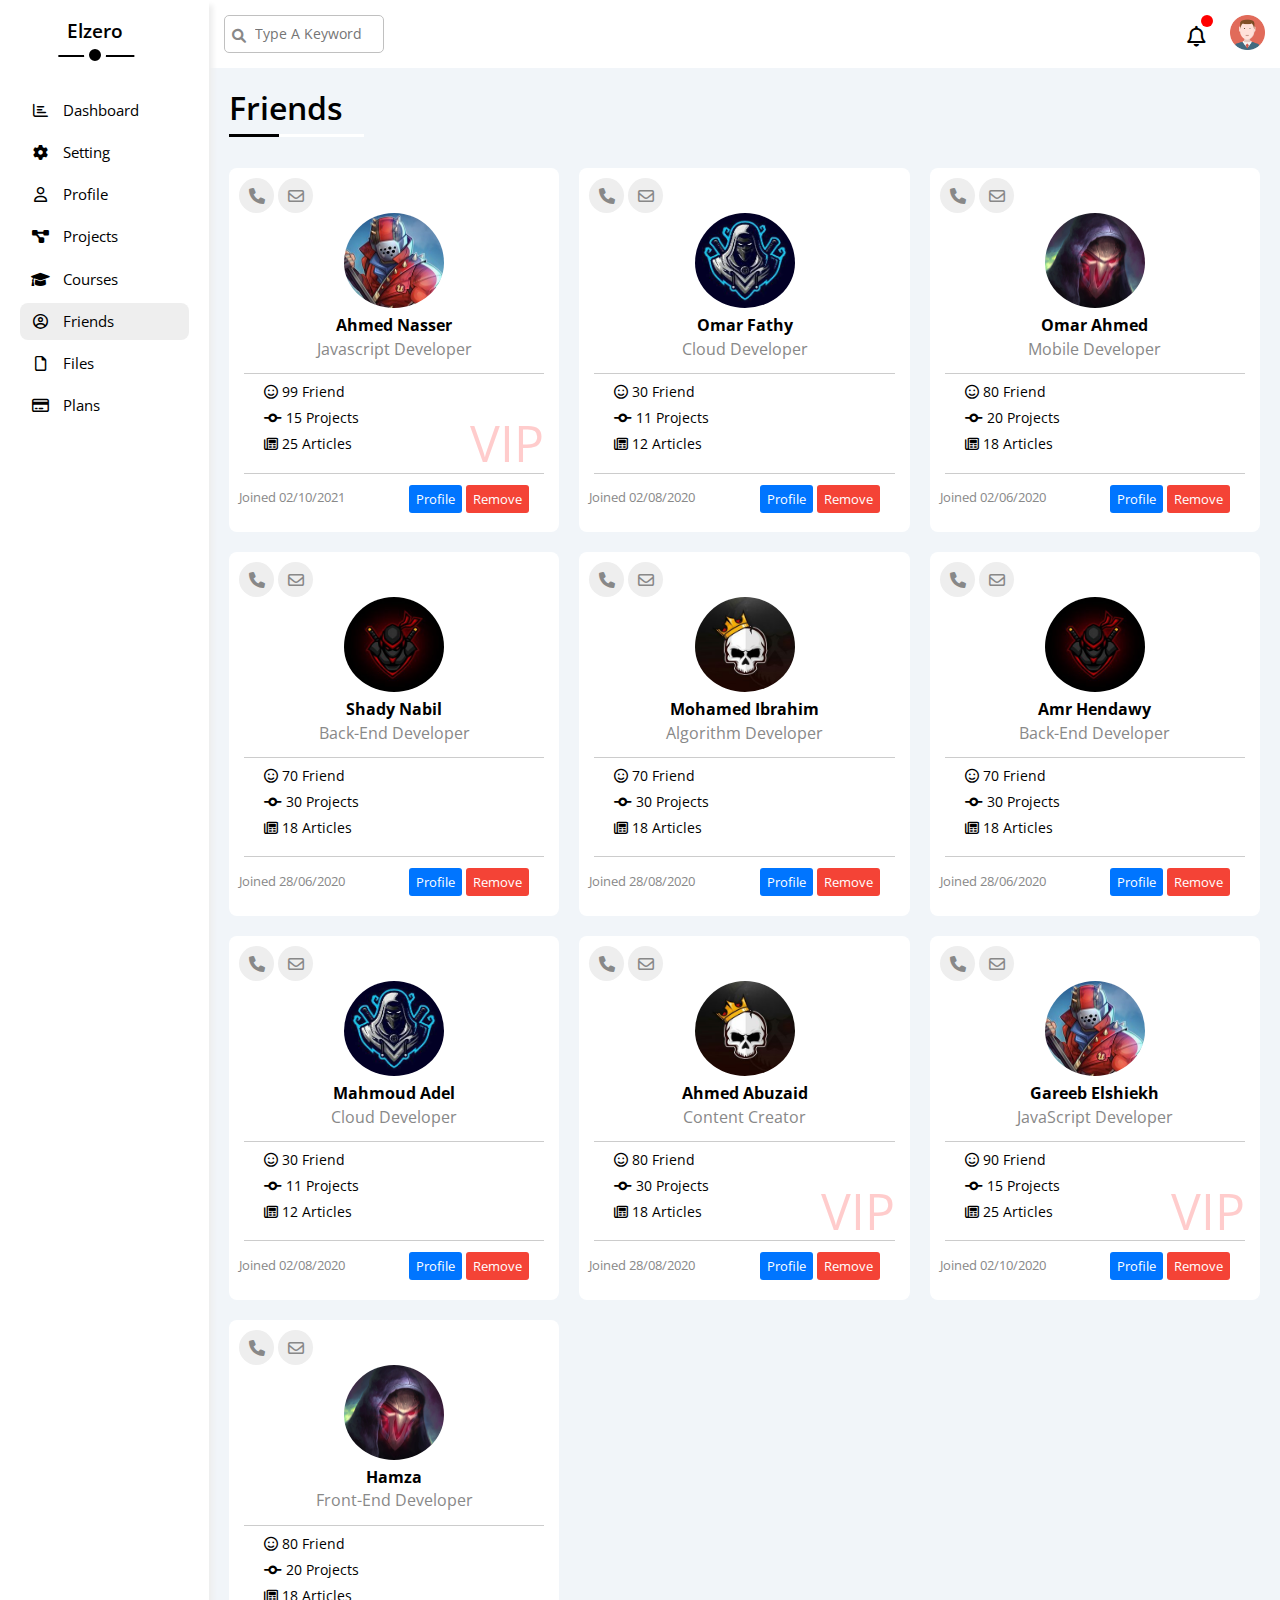
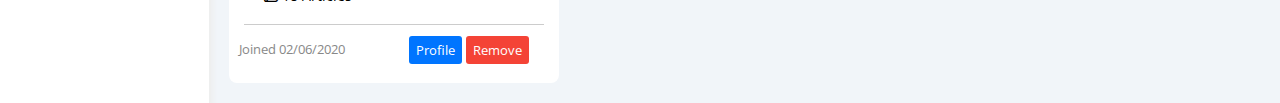
<file: friends.html>
<!DOCTYPE html>
<html lang="en">
<head>
    <meta charset="UTF-8">
    <meta http-equiv="X-UA-Compatible" content="IE=edge">
    <meta name="viewport" content="width=device-width, initial-scale=1.0">
     <!--render all elements normally-->
   <link rel="stylesheet" href="css/normalize.css">
   <!--font aweaome library-->
   <link rel="stylesheet" href="css/all.min.css">
   <!--main template css file-->
   <link rel="stylesheet" href="css/mainCss.css">
   <!--framework css file-->
   <link rel="stylesheet" href="css/framework.css">
   <!--file contain common css rules-->
   <link rel="stylesheet" href="css/common.css">
    <!--google fonts-->
    <link rel="preconnect" href="https://fonts.googleapis.com">
    <link rel="preconnect" href="https://fonts.googleapis.com">
    <link rel="preconnect" href="https://fonts.gstatic.com" crossorigin>
    <link href="https://fonts.googleapis.com/css2?family=Open+Sans:wght@300;500&#038;display=swap" rel="stylesheet">
    <title>Friends</title>
</head>
<body>
    <div class="page">
         <!--start Sidebar -->
    <div class="sidebar">
        <h3 class="logo">
         Elzero 
        </h3>
        <ul>
          <a href="index.html"> <li> <i class="fa-regular fa-chart-bar fa-fw"></i><span>Dashboard</span> </li></a>
          <a  href="setting.html" > <li> <i class="fa-solid fa-gear"></i><span>Setting</span></li></a>  
          <a href="profile.html"> <li> <i class="fa-regular fa-user"></i><span>Profile</span></li></a>  
          <a href="Project.html"> <li><i class="fa-solid fa-diagram-project"></i><span>Projects</span> </li></a>
          <a href="courses.html"> <li> <i class="fa-solid fa-graduation-cap"></i><span>Courses</span></li> </a>
          <a href="friends.html" class="active"> <li> <i class="fa-regular fa-circle-user"></i><span>Friends</span> </li> </a>
          <a href="files.html"> <li> <i class="fa-regular fa-file"></i></i><span>Files</span></li></a> 
          <a href="plans.html"> <li> <i class="fa-regular fa-credit-card"></i><span>Plans</span></li> </a>
        </ul>
    </div>
    <!--end Sidebar -->
    <div class="content">
         <!--start head-->
         <div class="head">
            <div class="search">
                
                <input type="search" name="search" id="" placeholder = "Type A Keyword">
            </div>
            <div class="icons">
                <span class="notification">
                    <i class="far fa-bell fa-2xl"></i>
                </span>
                <img src="image/avatar.png" alt="avatar">
            </div>
           
        </div>
        <!--End head-->
        <h1>
            Friends
        </h1>
        <div class="friend-wrapper">
            <div class="friend">
                <div class="contact">
                    <i class="fa-solid fa-phone font-grey"></i>
                    <i class="fa-regular fa-envelope font-grey"></i>
                </div>
                <div>
                    <img src="image/friend-01.jpg" alt="friend1" class="p-bottom-5">
                    <h4 class="p-bottom-5">Ahmed Nasser</h4>
                    <p class="p-bottom-5 font-grey">Javascript Developer</p>
                </div>
                <div class="icon">
                    <p class="p-bottom-10"> <i class="far fa-smile"></i> 99 Friend </p>
                    <p class="p-bottom-10"> <i class="fa-solid fa-code-commit"></i> 15 Projects</p>
                    <p class="p-bottom-10"> <i class="far fa-newspaper"></i> 25 Articles</p>
                    <span>VIP</span>
                </div>
                <div class="info">
                    <p class="font-grey f-s-13px">Joined 02/10/2021</p>
                    <div>
                        <a href="profile.html" class="b-color-blue">Profile</a>
                        <a href="#" class="b-color-red">Remove</a>
                    </div>
                    
                </div>
            </div>
            <div class="friend">
                <div class="contact">
                    <i class="fa-solid fa-phone font-grey"></i>
                    <i class="fa-regular fa-envelope font-grey"></i>
                </div>
                <div>
                    <img src="image/friend-02.jpg" alt="friend2" class="p-bottom-5">
                    <h4 class="p-bottom-5">Omar Fathy</h4>
                    <p class="p-bottom-5 font-grey">Cloud Developer</p>
                </div>
                <div class="icon">
                    <p class="p-bottom-10"> <i class="far fa-smile"></i> 30 Friend </p>
                    <p class="p-bottom-10"> <i class="fa-solid fa-code-commit"></i> 11 Projects</p>
                    <p class="p-bottom-10"> <i class="far fa-newspaper"></i> 12 Articles</p>
                </div>
                <div class="info">
                    <p class="font-grey f-s-13px">Joined 02/08/2020</p>
                    <div>
                        <a href="profile.html" class="b-color-blue">Profile</a>
                        <a href="#" class="b-color-red">Remove</a>
                    </div>
                    
                </div>
            </div>
            <div class="friend">
                <div class="contact">
                    <i class="fa-solid fa-phone font-grey"></i>
                    <i class="fa-regular fa-envelope font-grey"></i>
                </div>
                <div>
                    <img src="image/friend-03.jpg" alt="friend3" class="p-bottom-5" >
                    <h4 class="p-bottom-5">Omar Ahmed </h4>
                    <p class="p-bottom-5 font-grey">Mobile Developer</p>
                </div>
                <div class="icon">
                    <p class="p-bottom-10"> <i class="far fa-smile"></i> 80 Friend </p>
                    <p class="p-bottom-10"> <i class="fa-solid fa-code-commit"></i> 20 Projects</p>
                    <p class="p-bottom-10"> <i class="far fa-newspaper"></i> 18 Articles</p>
                </div>
                <div class="info">
                    <p class="font-grey f-s-13px">Joined 02/06/2020</p>
                    <div>
                        <a href="profile.html" class="b-color-blue">Profile</a>
                        <a href="#" class="b-color-red">Remove</a>
                    </div>
                    
                </div>
            </div>
            <div class="friend">
                <div class="contact">
                    <i class="fa-solid fa-phone font-grey"></i>
                    <i class="fa-regular fa-envelope font-grey"></i>
                </div>
                <div>
                    <img src="image/friend-04.jpg" alt="friend4" class="p-bottom-5" >
                    <h4 class="p-bottom-5">Shady Nabil</h4>
                    <p class="p-bottom-5 font-grey">Back-End Developer</p>
                </div>
                <div class="icon">
                    <p class="p-bottom-10"> <i class="far fa-smile"></i> 70 Friend </p>
                    <p class="p-bottom-10"> <i class="fa-solid fa-code-commit"></i> 30 Projects</p>
                    <p class="p-bottom-10"> <i class="far fa-newspaper"></i> 18 Articles</p>
                </div>
                <div class="info">
                    <p class="font-grey f-s-13px">Joined 28/06/2020</p>
                    <div>
                        <a href="profile.html" class="b-color-blue">Profile</a>
                        <a href="#" class="b-color-red">Remove</a>
                    </div>
                 </div>
            </div>
            <div class="friend">
                <div class="contact">
                    <i class="fa-solid fa-phone font-grey"></i>
                    <i class="fa-regular fa-envelope font-grey"></i>
                </div>
                <div>
                    <img src="image/friend-05.jpg" alt="friend5" class="p-bottom-5" >
                    <h4 class="p-bottom-5">Mohamed Ibrahim</h4>
                    <p class="p-bottom-5 font-grey">Algorithm Developer</p>
                </div>
                <div class="icon">
                    <p class="p-bottom-10"> <i class="far fa-smile"></i> 70 Friend </p>
                    <p class="p-bottom-10"> <i class="fa-solid fa-code-commit"></i> 30 Projects</p>
                    <p class="p-bottom-10"> <i class="far fa-newspaper"></i> 18 Articles</p>
                </div>
                <div class="info">
                    <p class="font-grey f-s-13px">Joined 28/08/2020</p>
                    <div>
                        <a href="profile.html" class="b-color-blue">Profile</a>
                        <a href="#" class="b-color-red">Remove</a>
                    </div>
                </div>    
             </div>
             <div class="friend">
                <div class="contact">
                    <i class="fa-solid fa-phone font-grey"></i>
                    <i class="fa-regular fa-envelope font-grey"></i>
                </div>
                <div>
                    <img src="image/friend-04.jpg" alt="friend6" class="p-bottom-5" >
                    <h4 class="p-bottom-5">Amr Hendawy</h4>
                    <p class="p-bottom-5 font-grey">Back-End Developer</p>
                </div>
                <div class="icon">
                    <p class="p-bottom-10"> <i class="far fa-smile"></i> 70 Friend </p>
                    <p class="p-bottom-10"> <i class="fa-solid fa-code-commit"></i> 30 Projects</p>
                    <p class="p-bottom-10"> <i class="far fa-newspaper"></i> 18 Articles</p>
                </div>
                <div class="info">
                    <p class="font-grey f-s-13px">Joined 28/06/2020</p>
                    <div>
                        <a href="profile.html" class="b-color-blue">Profile</a>
                        <a href="#" class="b-color-red">Remove</a>
                    </div>
                </div>    
             </div>
             <div class="friend">
                <div class="contact">
                    <i class="fa-solid fa-phone font-grey"></i>
                    <i class="fa-regular fa-envelope font-grey"></i>
                </div>
                <div>
                    <img src="image/friend-02.jpg" alt="friend7" class="p-bottom-5" >
                    <h4 class="p-bottom-5">Mahmoud Adel</h4>
                    <p class="p-bottom-5 font-grey">Cloud Developer</p>
                </div>
                <div class="icon">
                    <p class="p-bottom-10"> <i class="far fa-smile"></i> 30 Friend </p>
                    <p class="p-bottom-10"> <i class="fa-solid fa-code-commit"></i> 11 Projects</p>
                    <p class="p-bottom-10"> <i class="far fa-newspaper"></i> 12 Articles</p>
                </div>
                <div class="info">
                    <p class="font-grey f-s-13px">Joined 02/08/2020</p>
                    <div>
                        <a href="profile.html" class="b-color-blue">Profile</a>
                        <a href="#" class="b-color-red">Remove</a>
                    </div>
                </div>    
             </div>
             <div class="friend">
                <div class="contact">
                    <i class="fa-solid fa-phone font-grey"></i>
                    <i class="fa-regular fa-envelope font-grey"></i>
                </div>
                <div>
                    <img src="image/friend-05.jpg" alt="friend8" class="p-bottom-5" >
                    <h4 class="p-bottom-5">Ahmed Abuzaid</h4>
                    <p class="p-bottom-5 font-grey">Content Creator</p>
                </div>
                <div class="icon">
                    <p class="p-bottom-10"> <i class="far fa-smile"></i> 80 Friend </p>
                    <p class="p-bottom-10"> <i class="fa-solid fa-code-commit"></i> 30 Projects</p>
                    <p class="p-bottom-10"> <i class="far fa-newspaper"></i> 18 Articles</p>
                    <span>VIP</span>
                </div>
                <div class="info">
                    <p class="font-grey f-s-13px">Joined 28/08/2020</p>
                    <div>
                        <a href="profile.html" class="b-color-blue">Profile</a>
                        <a href="#" class="b-color-red">Remove</a>
                    </div>
                </div>    
             </div>
             <div class="friend">
                <div class="contact">
                    <i class="fa-solid fa-phone font-grey"></i>
                    <i class="fa-regular fa-envelope font-grey"></i>
                </div>
                <div>
                    <img src="image/friend-01.jpg" alt="friend9" class="p-bottom-5" >
                    <h4 class="p-bottom-5">Gareeb Elshiekh</h4>
                    <p class="p-bottom-5 font-grey">JavaScript Developer</p>
                </div>
                <div class="icon">
                    <p class="p-bottom-10"> <i class="far fa-smile"></i> 90 Friend </p>
                    <p class="p-bottom-10"> <i class="fa-solid fa-code-commit"></i> 15 Projects</p>
                    <p class="p-bottom-10"> <i class="far fa-newspaper"></i> 25 Articles</p>
                    <span>VIP</span>
                </div>
                <div class="info">
                    <p class="font-grey f-s-13px">Joined 02/10/2020</p>
                    <div>
                        <a href="profile.html" class="b-color-blue">Profile</a>
                        <a href="#" class="b-color-red">Remove</a>
                    </div>
                </div>    
             </div>
             <div class="friend">
                <div class="contact">
                    <i class="fa-solid fa-phone font-grey"></i>
                    <i class="fa-regular fa-envelope font-grey"></i>
                </div>
                <div>
                    <img src="image/friend-03.jpg" alt="friend10" class="p-bottom-5" >
                    <h4 class="p-bottom-5">Hamza</h4>
                    <p class="p-bottom-5 font-grey">Front-End Developer</p>
                </div>
                <div class="icon">
                    <p class="p-bottom-10"> <i class="far fa-smile"></i> 80 Friend </p>
                    <p class="p-bottom-10"> <i class="fa-solid fa-code-commit"></i> 20 Projects</p>
                    <p class="p-bottom-10"> <i class="far fa-newspaper"></i> 18 Articles</p>
                </div>
                <div class="info">
                    <p class="font-grey f-s-13px">Joined 02/06/2020</p>
                    <div>
                        <a href="profile.html" class="b-color-blue">Profile</a>
                        <a href="#" class="b-color-red">Remove</a>
                    </div>
                </div>    
             </div>

    </div>
    </div>
</body>
</html>
</file>
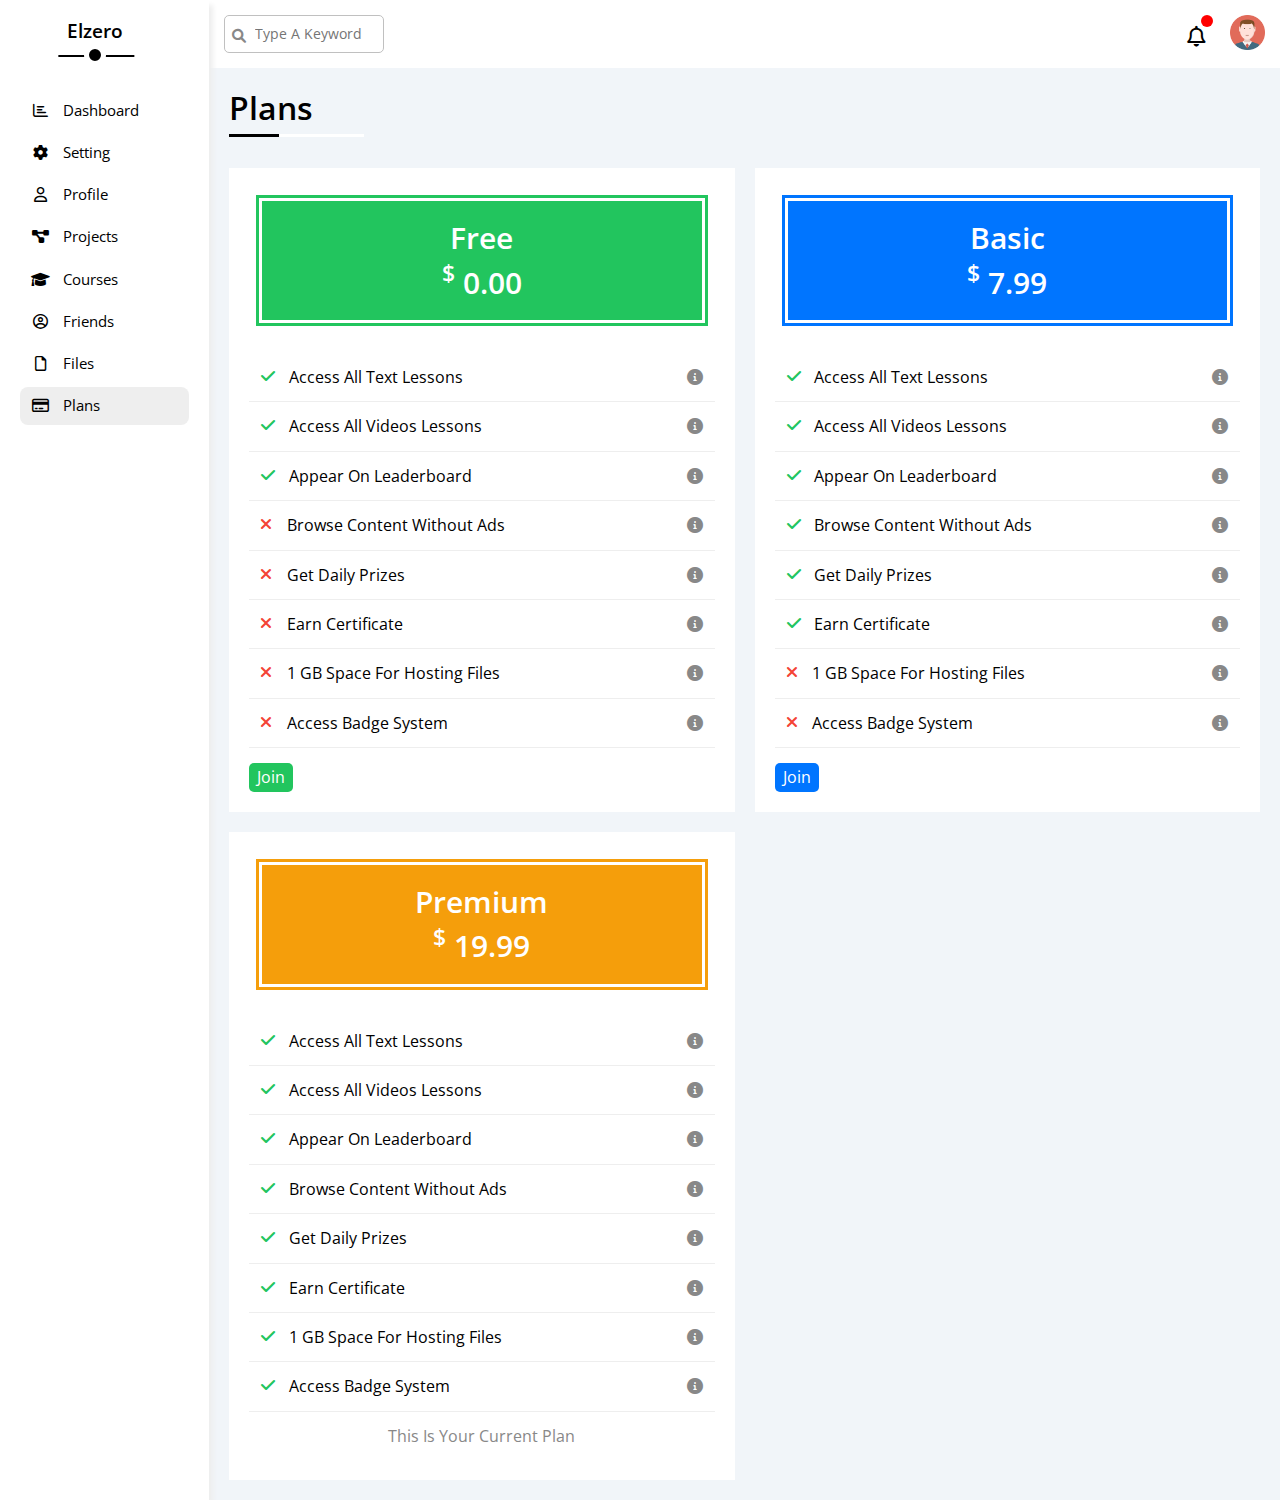
<file: plans.html>
<!DOCTYPE html>
<html lang="en">
<head>
    <meta charset="UTF-8">
    <meta http-equiv="X-UA-Compatible" content="IE=edge">
    <meta name="viewport" content="width=device-width, initial-scale=1.0">
    <!--render all elements normally-->
   <link rel="stylesheet" href="css/normalize.css">
   <!--font aweaome library-->
   <link rel="stylesheet" href="css/all.min.css">
   <!--main template css file-->
   <link rel="stylesheet" href="css/mainCss.css">
   <!--framework css file-->
   <link rel="stylesheet" href="css/framework.css">
   <!--file contain common css rules-->
   <link rel="stylesheet" href="css/common.css">
    <!--google fonts-->
    <link rel="preconnect" href="https://fonts.googleapis.com">
    <link rel="preconnect" href="https://fonts.googleapis.com">
    <link rel="preconnect" href="https://fonts.gstatic.com" crossorigin>
    <link href="https://fonts.googleapis.com/css2?family=Open+Sans:wght@300;500&#038;display=swap" rel="stylesheet">
    <title>Plans</title>
</head>
<body>
    <div class="page">
        <!--start Sidebar -->
      <div class="sidebar">
        <h3 class="logo">
         Elzero 
        </h3>
        <ul>
          <a href="index.html"> <li> <i class="fa-regular fa-chart-bar fa-fw"></i><span>Dashboard</span> </li></a>
          <a  href="setting.html" > <li> <i class="fa-solid fa-gear"></i><span>Setting</span></li></a>  
          <a href="profile.html"> <li> <i class="fa-regular fa-user"></i><span>Profile</span></li></a>  
          <a href="Project.html"> <li><i class="fa-solid fa-diagram-project"></i><span>Projects</span> </li></a>
          <a href="courses.html"> <li> <i class="fa-solid fa-graduation-cap"></i><span>Courses</span></li> </a>
          <a href="friends.html"> <li> <i class="fa-regular fa-circle-user"></i><span>Friends</span> </li> </a>
          <a href="files.html" > <li> <i class="fa-regular fa-file"></i></i><span>Files</span></li></a> 
          <a href="plans.html" class="active"> <li> <i class="fa-regular fa-credit-card"></i><span>Plans</span></li> </a>
        </ul>
    </div>
    <!--end Sidebar -->
    <div class="content">
        <!--start head-->
        <div class="head">
            <div class="search">
                
                <input type="search" name="search" id="" placeholder = "Type A Keyword">
            </div>
            <div class="icons">
                <span class="notification">
                    <i class="far fa-bell fa-2xl"></i>
                </span>
                <img src="image/avatar.png" alt="avatar">
            </div>
           
        </div>
        <!--End head-->
        <h1>
            Plans
        </h1>
        <div class="plans-wrapper">
            <div class="plan">
                <div class="price p-20">
                    <p class="m-bottom-10">Free</p>
                    <p><sup>$</sup> 0.00</p>
                </div>
                <div>
                  <ul>
                    <li>
                        <i class="fa fa-check font-green" aria-hidden="true"></i>
                        <span> Access All Text Lessons</span>
                        <a href="#"><i class="fa-solid fa-circle-info font-grey"></i></a>
                    </li>
                    <li>
                        <i class="fa fa-check font-green" aria-hidden="true"></i>
                        <span> Access All Videos Lessons</span>
                        <a href="#"><i class="fa-solid fa-circle-info font-grey"></i></a>
                    </li>
                    <li>
                        <i class="fa fa-check font-green" aria-hidden="true"></i>
                        <span> Appear On Leaderboard</span>
                        <a href="#"><i class="fa-solid fa-circle-info font-grey"></i></a>
                    </li>
                    <li>
                        <i class="fa-solid fa-xmark font-red"></i>
                        <span> Browse Content Without Ads</span>
                        <a href="#"><i class="fa-solid fa-circle-info font-grey"></i></a>
                    </li>
                    <li>
                        <i class="fa-solid fa-xmark font-red"></i>
                        <span> Get Daily Prizes</span>
                        <a href="#"><i class="fa-solid fa-circle-info font-grey"></i></a>
                    </li>
                    <li>
                        <i class="fa-solid fa-xmark font-red"></i>
                        <span> Earn Certificate</span>
                        <a href="#"><i class="fa-solid fa-circle-info font-grey"></i></a>
                    </li>
                    <li>
                        <i class="fa-solid fa-xmark font-red"></i>
                        <span> 1 GB Space For Hosting Files</span>
                        <a href="#"><i class="fa-solid fa-circle-info font-grey"></i></a>
                    </li>
                    <li>
                        <i class="fa-solid fa-xmark font-red"></i>
                        <span> Access Badge System</span>
                        <a href="#"><i class="fa-solid fa-circle-info font-grey"></i></a>
                    </li>
                  </ul> 
                  <a href="#" class="join b-color-green">
                    Join
                  </a>                 
                </div>
            </div>
            <div class="plan">
                <div class="price p-20 b-color-blue">
                    <p class="m-bottom-10">Basic</p>
                    <p><sup>$</sup> 7.99</p>
                </div>
                <div>
                  <ul>
                    <li>
                        <i class="fa fa-check font-green" aria-hidden="true"></i>
                        <span> Access All Text Lessons</span>
                        <a href="#"><i class="fa-solid fa-circle-info font-grey"></i></a>
                    </li>
                    <li>
                        <i class="fa fa-check font-green" aria-hidden="true"></i>
                        <span> Access All Videos Lessons</span>
                        <a href="#"><i class="fa-solid fa-circle-info font-grey"></i></a>
                    </li>
                    <li>
                        <i class="fa fa-check font-green" aria-hidden="true"></i>
                        <span> Appear On Leaderboard</span>
                        <a href="#"><i class="fa-solid fa-circle-info font-grey"></i></a>
                    </li>
                    <li>
                        <i class="fa fa-check font-green" aria-hidden="true"></i>
                        <span> Browse Content Without Ads</span>
                        <a href="#"><i class="fa-solid fa-circle-info font-grey"></i></a>
                    </li>
                    <li>
                        <i class="fa fa-check font-green" aria-hidden="true"></i>
                        <span> Get Daily Prizes</span>
                        <a href="#"><i class="fa-solid fa-circle-info font-grey"></i></a>
                    </li>
                    <li>
                        <i class="fa fa-check font-green" aria-hidden="true"></i>
                        <span> Earn Certificate</span>
                        <a href="#"><i class="fa-solid fa-circle-info font-grey"></i></a>
                    </li>
                    <li>
                        <i class="fa-solid fa-xmark font-red"></i>
                        <span> 1 GB Space For Hosting Files</span>
                        <a href="#"><i class="fa-solid fa-circle-info font-grey"></i></a>
                    </li>
                    <li>
                        <i class="fa-solid fa-xmark font-red"></i>
                        <span> Access Badge System</span>
                        <a href="#"><i class="fa-solid fa-circle-info font-grey"></i></a>
                    </li>
                  </ul> 
                  <a href="#" class="join b-color-blue">
                    Join
                  </a>                 
                </div>
            </div>
            <div class="plan">
                <div class="price p-20 b-color-blue">
                    <p class="m-bottom-10">Premium</p>
                    <p><sup>$</sup> 19.99</p>
                </div>
                <div>
                  <ul>
                    <li>
                        <i class="fa fa-check font-green" aria-hidden="true"></i>
                        <span> Access All Text Lessons</span>
                        <a href="#"><i class="fa-solid fa-circle-info font-grey"></i></a>
                    </li>
                    <li>
                        <i class="fa fa-check font-green" aria-hidden="true"></i>
                        <span> Access All Videos Lessons</span>
                        <a href="#"><i class="fa-solid fa-circle-info font-grey"></i></a>
                    </li>
                    <li>
                        <i class="fa fa-check font-green" aria-hidden="true"></i>
                        <span> Appear On Leaderboard</span>
                        <a href="#"><i class="fa-solid fa-circle-info font-grey"></i></a>
                    </li>
                    <li>
                        <i class="fa fa-check font-green" aria-hidden="true"></i>
                        <span> Browse Content Without Ads</span>
                        <a href="#"><i class="fa-solid fa-circle-info font-grey"></i></a>
                    </li>
                    <li>
                        <i class="fa fa-check font-green" aria-hidden="true"></i>
                        <span> Get Daily Prizes</span>
                        <a href="#"><i class="fa-solid fa-circle-info font-grey"></i></a>
                    </li>
                    <li>
                        <i class="fa fa-check font-green" aria-hidden="true"></i>
                        <span> Earn Certificate</span>
                        <a href="#"><i class="fa-solid fa-circle-info font-grey"></i></a>
                    </li>
                    <li>
                        <i class="fa fa-check font-green" aria-hidden="true"></i>
                        <span> 1 GB Space For Hosting Files</span>
                        <a href="#"><i class="fa-solid fa-circle-info font-grey"></i></a>
                    </li>
                    <li>
                        <i class="fa fa-check font-green" aria-hidden="true"></i>
                        <span> Access Badge System</span>
                        <a href="#"><i class="fa-solid fa-circle-info font-grey"></i></a>
                    </li>
                  </ul> 
                  <div class="font-grey m-top-15 m-bottom-15" >
                    This Is Your Current Plan
                  </div>                
                </div>
            </div>
        </div>
    </div>
    </div>
</body>
</html>
</file>
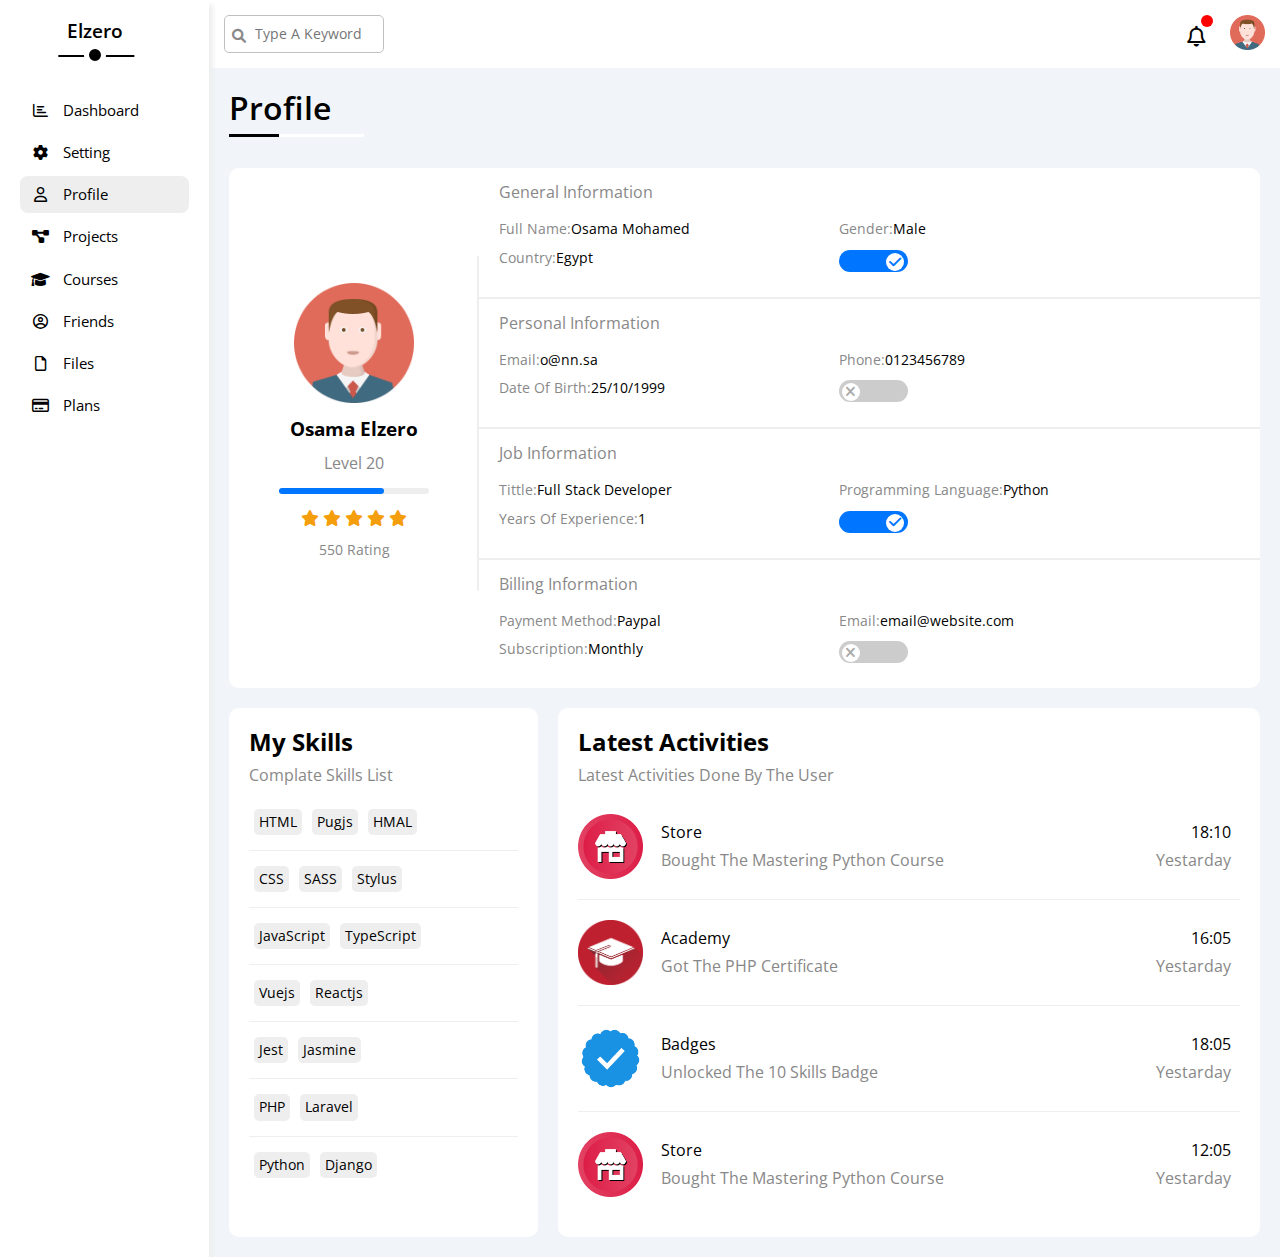
<file: profile.html>
<!DOCTYPE html>
<html lang="en">
<head>
    <meta charset="UTF-8">
    <meta http-equiv="X-UA-Compatible" content="IE=edge">
    <meta name="viewport" content="width=device-width, initial-scale=1.0">
    <!--render all elements normally-->
   <link rel="stylesheet" href="css/normalize.css">
   <!--font aweaome library-->
   <link rel="stylesheet" href="css/all.min.css">
   <!--main template css file-->
   <link rel="stylesheet" href="css/mainCss.css">
   <!--framework css file-->
   <link rel="stylesheet" href="css/framework.css">
   <!--file contain common css rules-->
   <link rel="stylesheet" href="css/common.css">
    <!--google fonts-->
    <link rel="preconnect" href="https://fonts.googleapis.com">
    <link rel="preconnect" href="https://fonts.googleapis.com">
    <link rel="preconnect" href="https://fonts.gstatic.com" crossorigin>
    <link href="https://fonts.googleapis.com/css2?family=Open+Sans:wght@300;500&#038;display=swap" rel="stylesheet">
    <title>profile</title>
</head>
<body>
    <div class="page">
         <!--start Sidebar -->
    <div class="sidebar">
        <h3 class="logo">
         Elzero 
        </h3>
        <ul>
          <a href="index.html" > <li> <i class="fa-regular fa-chart-bar fa-fw"></i><span>Dashboard</span> </li></a>
          <a href="setting.html"> <li> <i class="fa-solid fa-gear"></i><span>Setting</span></li></a>  
          <a href="profile.html" class="active"> <li> <i class="fa-regular fa-user"></i><span>Profile</span></li></a>  
          <a href="Project.html"> <li><i class="fa-solid fa-diagram-project"></i><span>Projects</span> </li></a>
          <a href="courses.html"> <li> <i class="fa-solid fa-graduation-cap"></i><span>Courses</span></li> </a>
          <a href="friends.html"> <li> <i class="fa-regular fa-circle-user"></i><span>Friends</span> </li> </a>
          <a href="files.html"> <li> <i class="fa-regular fa-file"></i></i><span>Files</span></li></a> 
          <a href="plans.html"> <li> <i class="fa-regular fa-credit-card"></i><span>Plans</span></li> </a>
        </ul>
    </div>
    <!--end Sidebar -->
    <div class="content">
        <!--start head-->
        <div class="head">
            <div class="search">
                
                <input type="search" name="search" id="" placeholder = "Type A Keyword">
            </div>
            <div class="icons">
                <span class="notification">
                    <i class="far fa-bell fa-2xl"></i>
                </span>
                <img src="image/avatar.png" alt="avatar">
            </div>
         </div>
        <!--End head-->
        <h1>
            Profile
        </h1>
        <div class="profile-wrapper">
            <div class="information d-flex">
                <div class="avatar">
                    <img src="image/avatar.png" alt="" class="width-100">
                    <h3 class="m-15">Osama Elzero</h3>
                    <p class="font-grey">Level 20</p>
                    <div class="level d-block m-15"></div>
                    <div class="">
                        <i class="fa-solid fa-star"></i>
                        <i class="fa-solid fa-star"></i>
                        <i class="fa-solid fa-star"></i>
                        <i class="fa-solid fa-star"></i>
                        <i class="fa-solid fa-star"></i>
                    </div>
                    <span class="font-grey f-s-14px m-15">550 Rating</span>
                </div>
                <div class="info">
                    <div class="gen-info">
                        <p class="font-grey p-bottom-10">General Information</p>
                        <div class="box">
                            <div>
                                <span class="font-grey"> Full Name: </span> Osama Mohamed
                            </div>
                            <div>
                                <span class="font-grey">Gender:</span> Male
                            </div>
                            <div>
                                <span class="font-grey">Country:</span> Egypt
                            </div>
                            <div>
                                <label>
                                <input type="checkbox" name="" id="" class="toggle-checkbox" checked>
                                <div class="toggle-switch"></div>
                            </label> 
                            </div>
                             
                        </div>
                       
                    </div>
                    <div class="per-info">
                        <p class="font-grey p-bottom-10">Personal Information</p>
                        <div class="box">
                          <div>  
                            <span class="font-grey">Email:</span> o@nn.sa
                          </div>
                        <div>
                            <span class="font-grey">Phone:</span> 0123456789
                        </div>
                        <div>
                            <span class="font-grey">Date Of Birth:</span> 25/10/1999
                        </div>
                        <div>
                            <label>
                            <input type="checkbox" name="" id="" class="toggle-checkbox" >
                            <div class="toggle-switch"></div>
                        </label> 
                        </div>
                        
                        </div>
                        
                    </div>
                    <div class="job-info">
                        <p class="font-grey p-bottom-10">Job Information</p>
                        <div class="box">
                            <div>
                                <span class="font-grey">Tittle: </span> Full Stack Developer
                            </div>
                            <div>
                                <span class="font-grey">Programming Language:</span> Python
                            </div>
                            <div>
                                <span class="font-grey">Years Of Experience: </span> 1
                            </div>
                            <div>
                                <label>
                                <input type="checkbox" name="" id="" class="toggle-checkbox" checked>
                                <div class="toggle-switch"></div>
                            </label> 
                            </div>
                            
                        </div>
                       
                    </div>
                    <div class="billing-info">
                        <p class="font-grey p-bottom-10">Billing Information</p>
                        <div class="box">
                            <div>
                                <span class="font-grey">Payment Method:</span> Paypal
                            </div>
                            <div>
                                <span class="font-grey">Email:</span> email@website.com
                            </div>
                            <div>
                                <span class="font-grey">Subscription:</span> Monthly
                            </div>
                            <div>
                                <label>
                                <input type="checkbox" name="" id="" class="toggle-checkbox" >
                                <div class="toggle-switch"></div>
                            </label> 
                            </div>
                            
                        </div>
                        
                    </div>
                </div>
            </div>
            <div class="skills p-20">
                <h2>My Skills</h2>
                <p class="font-grey p-top-10 p-bottom-10">Complate Skills List</p>
                <div class="p-top-10 p-bottom-10">
                    <span>HTML</span>
                    <span>Pugjs</span>
                    <span>HMAL</span>
                </div>
                <div class=" p-top-10 p-bottom-10">
                    <span>CSS</span>
                    <span>SASS</span>
                    <span>Stylus</span>
                </div>
                <div class=" p-top-10 p-bottom-10">
                    <span>JavaScript</span>
                    <span>TypeScript</span>
                </div>
                <div class=" p-top-10 p-bottom-10">
                    <span>Vuejs</span>
                    <span>Reactjs</span>
                </div>
                <div class=" p-top-10 p-bottom-10">
                    <span>Jest</span>
                    <span>Jasmine</span>
                </div>
                <div class=" p-top-10 p-bottom-10">
                    <span>PHP</span>
                    <span>Laravel</span>
                </div>
                <div class=" p-top-10 p-bottom-10">
                    <span>Python</span>
                    <span>Django</span>
                </div>

            </div>
            <div class="latest-Active p-20">
                <h2>Latest Activities</h2>
                <p class="font-grey p-top-10 p-bottom-10">Latest Activities Done By The User</p>
                <div class="Activity p-top-20 p-bottom-20">
                    <img src="image/activity-01.png" alt="activity-1" class="">
                    <div>
                        <p class="p-bottom-10">Store</p>
                        <p class="font-grey">Bought The Mastering Python Course</p>
                    </div>
                    <div>
                        <p class="p-bottom-10">18:10</p>
                        <p class="font-grey">Yestarday</p>
                    </div>

                </div>
                <div class="Activity p-top-20 p-bottom-20">
                    <img src="image/activity-02.png" alt="activity-2" class="">
                    <div>
                        <p class="p-bottom-10">Academy</p>
                        <p class="font-grey">Got The PHP Certificate</p>
                    </div>
                    <div>
                        <p class="p-bottom-10">16:05</p>
                        <p class="font-grey">Yestarday</p>
                    </div>

                </div>
                <div class="Activity p-top-20 p-bottom-20">
                    <img src="image/activity-03.png" alt="activity-3" class="">
                    <div>
                        <p class="p-bottom-10">Badges</p>
                        <p class="font-grey">Unlocked The 10 Skills Badge</p>
                    </div>
                    <div>
                        <p class="p-bottom-10">18:05</p>
                        <p class="font-grey">Yestarday</p>
                    </div>

                </div>
                <div class="Activity p-top-20 p-bottom-20">
                    <img src="image/activity-01.png" alt="activity-1" class="">
                    <div>
                        <p class="p-bottom-10">Store</p>
                        <p class="font-grey">Bought The Mastering Python Course</p>
                    </div>
                    <div>
                        <p class="p-bottom-10">12:05</p>
                        <p class="font-grey">Yestarday</p>
                    </div>

                </div>

            </div>

           
           
        </div>

    </div>
    </div>
    


    
</body>
</html>
</file>
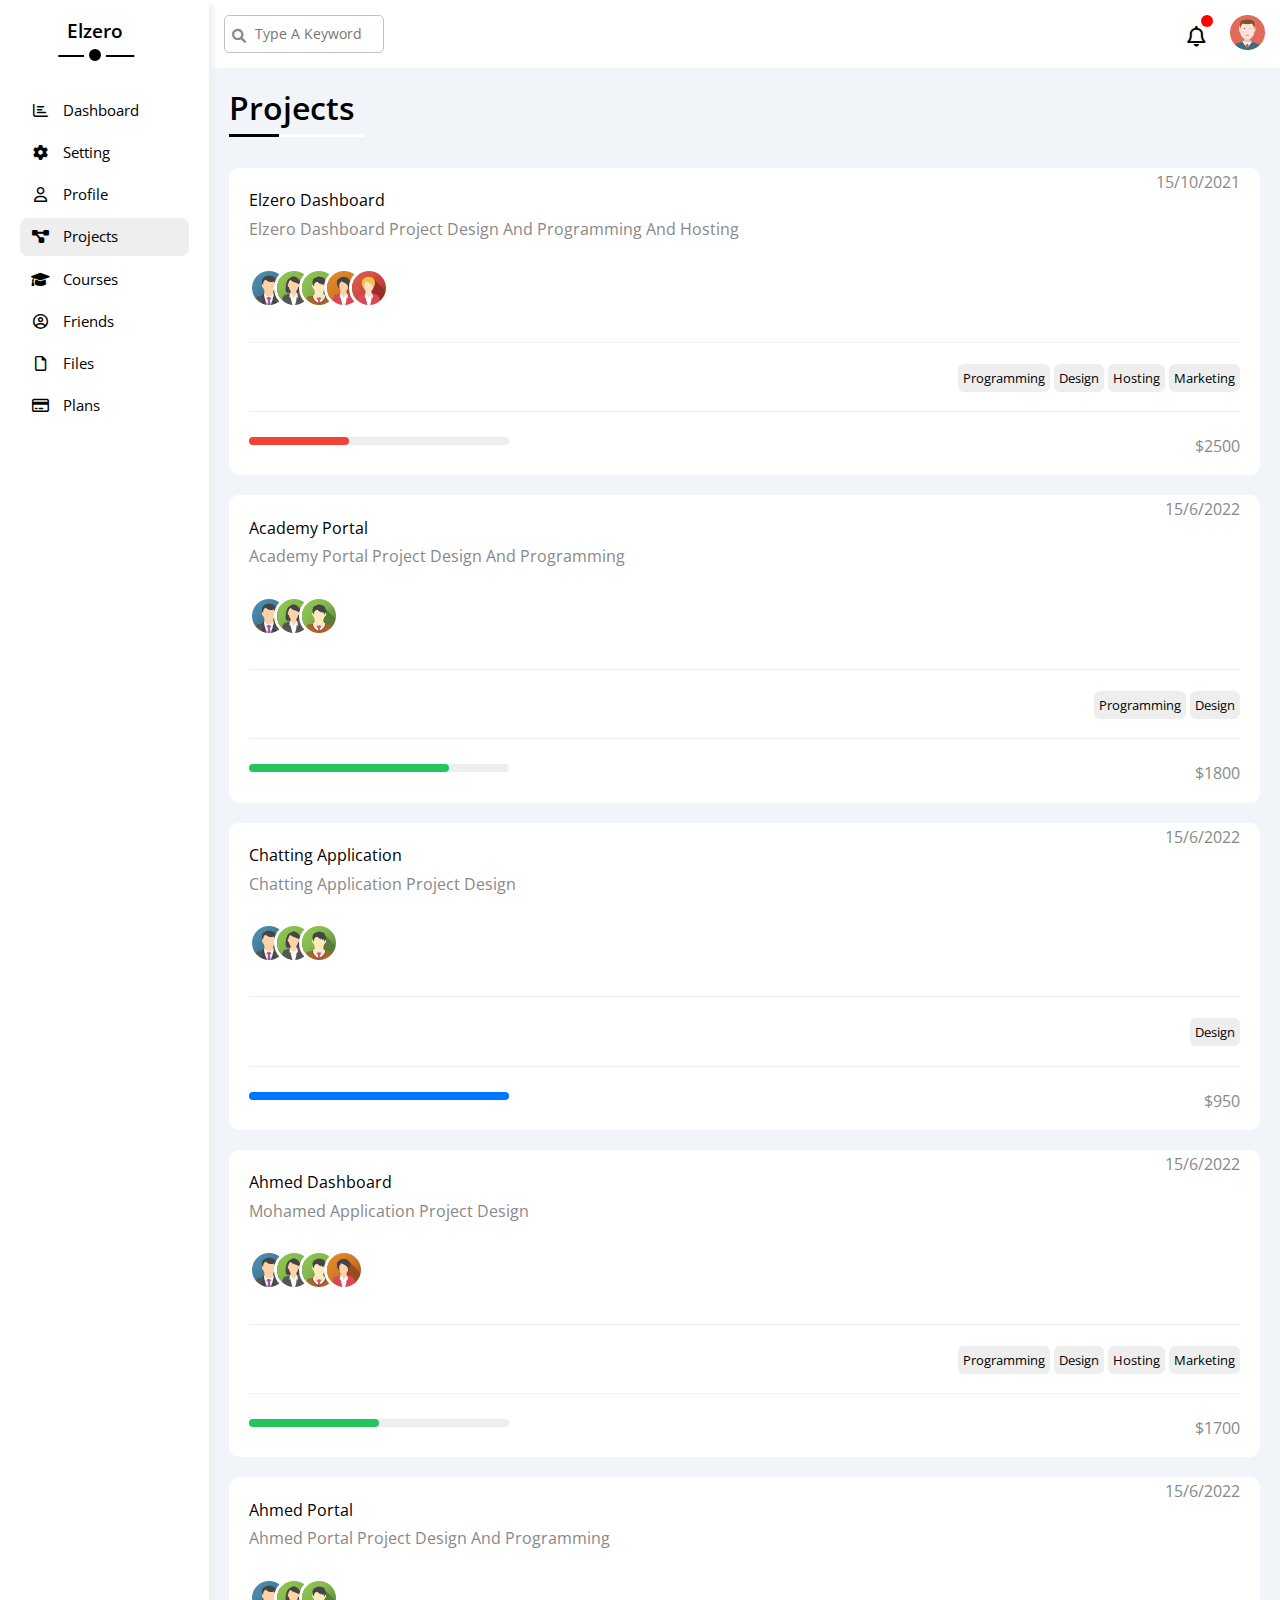
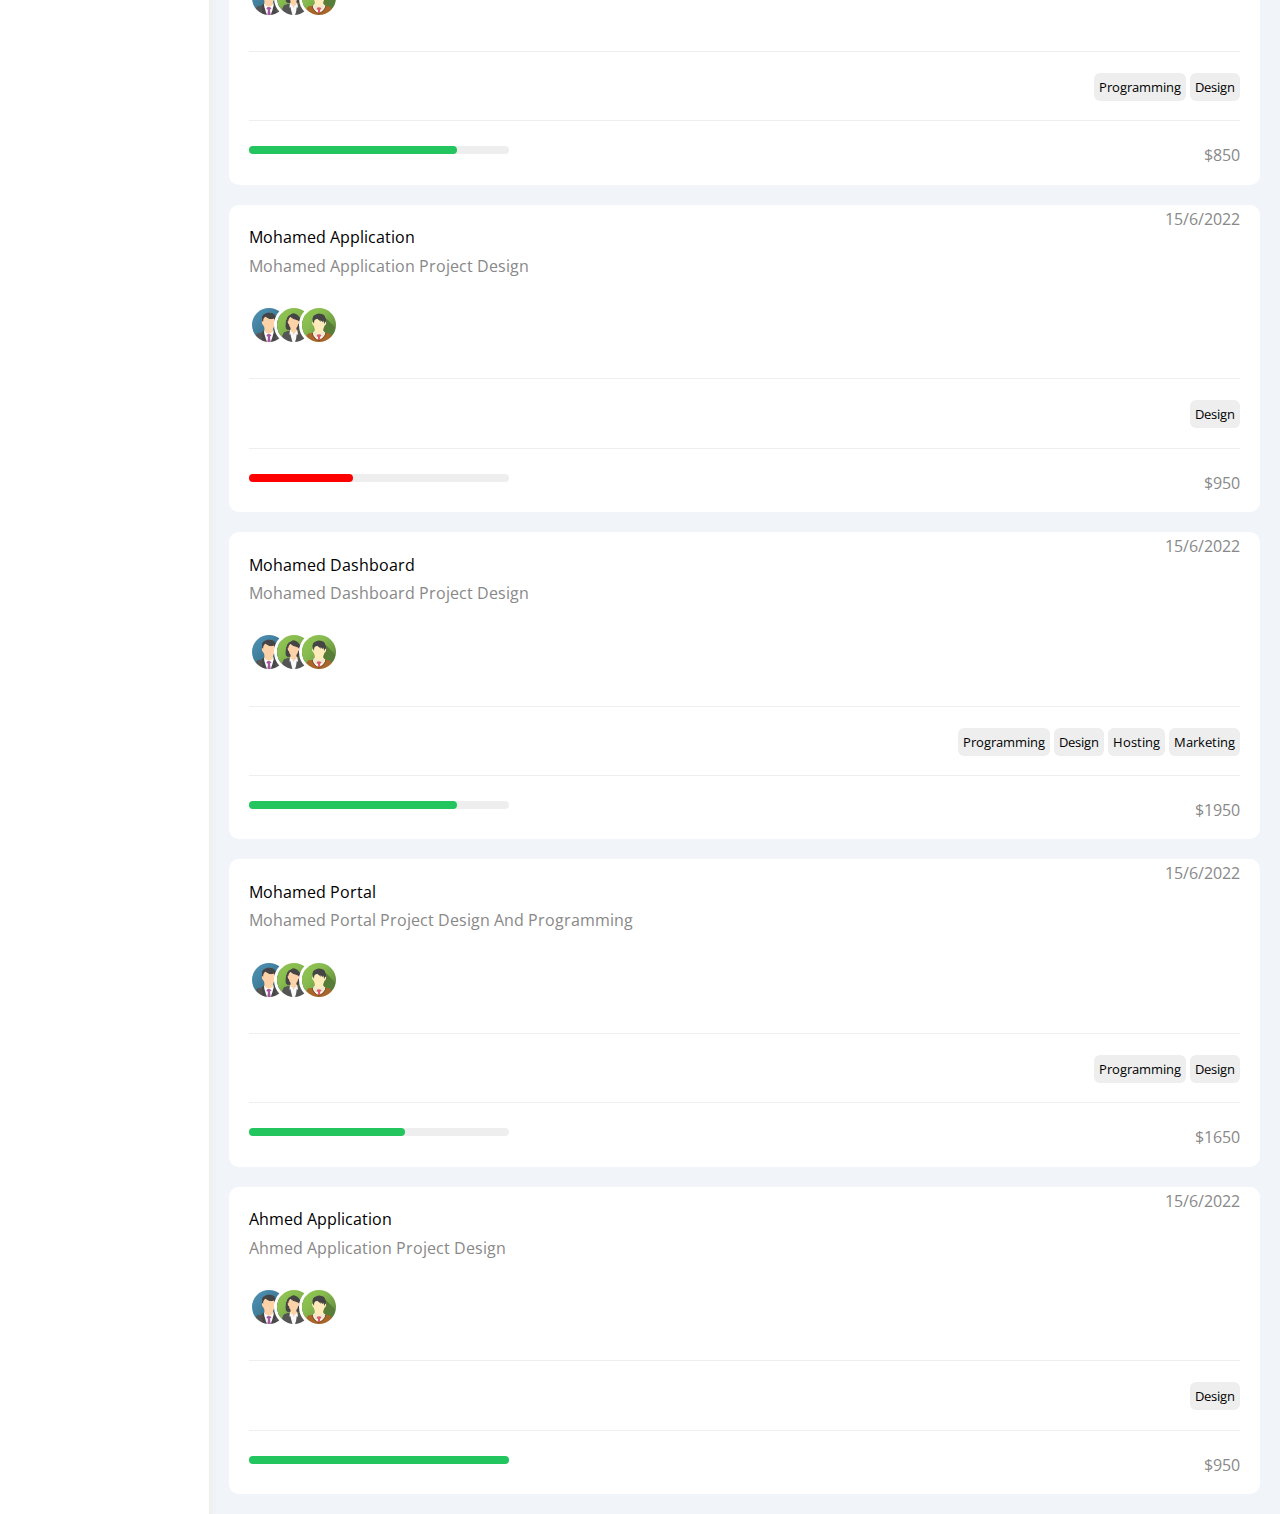
<file: Project.html>
<!DOCTYPE html>
<html lang="en">
<head>
    <meta charset="UTF-8">
    <meta http-equiv="X-UA-Compatible" content="IE=edge">
    <meta name="viewport" content="width=device-width, initial-scale=1.0">
     <!--render all elements normally-->
   <link rel="stylesheet" href="css/normalize.css">
   <!--font aweaome library-->
   <link rel="stylesheet" href="css/all.min.css">
   <!--main template css file-->
   <link rel="stylesheet" href="css/mainCss.css">
   <!--framework css file-->
   <link rel="stylesheet" href="css/framework.css">
   <!--file contain common css rules-->
   <link rel="stylesheet" href="css/common.css">
    <!--google fonts-->
    <link rel="preconnect" href="https://fonts.googleapis.com">
    <link rel="preconnect" href="https://fonts.googleapis.com">
    <link rel="preconnect" href="https://fonts.gstatic.com" crossorigin>
    <link href="https://fonts.googleapis.com/css2?family=Open+Sans:wght@300;500&#038;display=swap" rel="stylesheet">
    <title>Projects</title>
</head>
<body>
    <div class="page">
         <!--start Sidebar -->
    <div class="sidebar">
        <h3 class="logo">
         Elzero 
        </h3>
        <ul>
          <a href="index.html"> <li> <i class="fa-regular fa-chart-bar fa-fw"></i><span>Dashboard</span> </li></a>
          <a href="setting.html" > <li> <i class="fa-solid fa-gear"></i><span>Setting</span></li></a>  
          <a href="profile.html"> <li> <i class="fa-regular fa-user"></i><span>Profile</span></li></a>  
          <a href="Project.html" class="active"> <li><i class="fa-solid fa-diagram-project"></i><span>Projects</span> </li></a>
          <a href="courses.html"> <li> <i class="fa-solid fa-graduation-cap"></i><span>Courses</span></li> </a>
          <a href="friends.html"> <li> <i class="fa-regular fa-circle-user"></i><span>Friends</span> </li> </a>
          <a href="files.html"> <li> <i class="fa-regular fa-file"></i></i><span>Files</span></li></a> 
          <a href="plans.html"> <li> <i class="fa-regular fa-credit-card"></i><span>Plans</span></li> </a>
        </ul>
    </div>
    <!--end Sidebar -->
    <div class="content">
        <!--start head-->
        <div class="head">
            <div class="search">
                
                <input type="search" name="search" id="" placeholder = "Type A Keyword">
            </div>
            <div class="icons">
                <span class="notification">
                    <i class="far fa-bell fa-2xl"></i>
                </span>
                <img src="image/avatar.png" alt="avatar">
            </div>
           
        </div>
        <!--End head-->
        <h1>
            Projects
        </h1>
        <div class="project-wrapper">
            <!--start Elzero Dashboard-->
            <div class="project p-20 p-top-5">
                <span class="date d-block c-grey">15/10/2021</span>
                <h4> Elzero Dashboard</h4>
                <p class="c-grey p-top-10"> Elzero Dashboard Project Design And Programming And Hosting </p>
                <div class="team">
                    <img src="image/team-01.png" alt="team-1">
                    <img src="image/team-02.png" alt="team-2">
                    <img src="image/team-03.png" alt="team-3">
                    <img src="image/team-04.png" alt="team-4">
                    <img src="image/team-05.png" alt="team-5">
                </div>
                <div class="do">
                    <span>Programming</span>
                    <span>Design</span>
                    <span>Hosting</span>
                    <span>Marketing</span>
                </div>
                <div class="info">
                    <div class="prog">
                        <span class="b-color-red"></span>
                    </div>
                    <p class="font-grey">$2500</p>
                </div>
            </div>
            <!--end Elzero Dashboard-->
            <!--start Academy Portal-->
            <div class="project p-20 p-top-5">
                <span class="date d-block c-grey">15/6/2022</span>
                <h4> Academy Portal</h4>
                <p class="c-grey p-top-10"> Academy Portal Project Design And Programming</p>
                <div class="team">
                    <img src="image/team-01.png" alt="team-1">
                    <img src="image/team-02.png" alt="team-2">
                    <img src="image/team-03.png" alt="team-3">
                </div>
                <div class="do">
                    <span>Programming</span>
                    <span>Design</span>
                </div>
                <div class="info">
                    <div class="prog">
                        <span class="b-color-green"></span>
                    </div>
                    <p class="font-grey">$1800</p>
                </div>
            </div>
            <!--end Academy Portal-->
            <!--start Chatting Application-->
            <div class="project p-20 p-top-5">
                <span class="date d-block c-grey">15/6/2022</span>
                <h4> Chatting Application</h4>
                <p class="c-grey p-top-10"> Chatting Application Project Design </p>
                <div class="team">
                    <img src="image/team-01.png" alt="team-1">
                    <img src="image/team-02.png" alt="team-2">
                    <img src="image/team-03.png" alt="team-3">
                </div>
                <div class="do"> 
                    <span>Design</span>
                </div>
                <div class="info">
                    <div class="prog">
                        <span class="b-color-green"></span>
                    </div>
                    <p class="font-grey">$950</p>
                </div>
            </div>
            <!--end Chatting Application-->
             <!--start Ahmed Dashboard-->
             <div class="project p-20 p-top-5">
                <span class="date d-block c-grey">15/6/2022</span>
                <h4> Ahmed Dashboard</h4>
                <p class="c-grey p-top-10"> Mohamed Application Project Design </p>
                <div class="team">
                    <img src="image/team-01.png" alt="team-1">
                    <img src="image/team-02.png" alt="team-2">
                    <img src="image/team-03.png" alt="team-3">
                    <img src="image/team-04.png" alt="team-4">
                </div>
                <div class="do"> 
                    <span>Programming</span>
                    <span>Design</span>
                    <span>Hosting</span>
                    <span>Marketing</span>
                </div>
                <div class="info">
                    <div class="prog">
                        <span class=""></span>
                    </div>
                    <p class="font-grey">$1700</p>
                </div>
            </div>
            <!--end Ahmed Dashboard-->
             <!--start Ahmed Portal-->
             <div class="project p-20 p-top-5">
                <span class="date d-block c-grey">15/6/2022</span>
                <h4> Ahmed Portal</h4>
                <p class="c-grey p-top-10"> Ahmed Portal Project Design And Programming </p>
                <div class="team">
                    <img src="image/team-01.png" alt="team-1">
                    <img src="image/team-02.png" alt="team-2">
                    <img src="image/team-03.png" alt="team-3">
                </div>
                <div class="do"> 
                    <span>Programming</span>
                    <span>Design</span>
                </div>
                <div class="info">
                    <div class="prog">
                        <span class=""></span>
                    </div>
                    <p class="font-grey">$850</p>
                </div>
            </div>
            <!--end Ahmed Portal-->
            <!--start Mohamed Application-->
            <div class="project p-20 p-top-5">
                <span class="date d-block c-grey">15/6/2022</span>
                <h4>Mohamed Application</h4>
                <p class="c-grey p-top-10"> Mohamed Application Project Design </p>
                <div class="team">
                    <img src="image/team-01.png" alt="team-1">
                    <img src="image/team-02.png" alt="team-2">
                    <img src="image/team-03.png" alt="team-3">
                </div>
                <div class="do"> 
                   <span>Design</span>
                </div>
                <div class="info">
                    <div class="prog">
                        <span class=""></span>
                    </div>
                    <p class="font-grey">$950</p>
                </div>
            </div>
            <!--end Mohamed Application-->
             <!--start Mohamed Dashboard-->
             <div class="project p-20 p-top-5">
                <span class="date d-block c-grey">15/6/2022</span>
                <h4>Mohamed Dashboard</h4>
                <p class="c-grey p-top-10"> Mohamed Dashboard Project Design </p>
                <div class="team">
                    <img src="image/team-01.png" alt="team-1">
                    <img src="image/team-02.png" alt="team-2">
                    <img src="image/team-03.png" alt="team-3">
                </div>
                <div class="do"> 
                    <span>Programming</span>
                    <span>Design</span>
                    <span>Hosting</span>
                    <span>Marketing</span>
                </div>
                <div class="info">
                    <div class="prog">
                        <span class=""></span>
                    </div>
                    <p class="font-grey">$1950</p>
                </div>
            </div>
            <!--end Mohamed Dashboard-->
            <!--start Mohamed Portal-->
            <div class="project p-20 p-top-5">
                <span class="date d-block c-grey">15/6/2022</span>
                <h4>Mohamed Portal</h4>
                <p class="c-grey p-top-10"> Mohamed Portal Project Design And Programming </p>
                <div class="team">
                    <img src="image/team-01.png" alt="team-1">
                    <img src="image/team-02.png" alt="team-2">
                    <img src="image/team-03.png" alt="team-3">
                </div>
                <div class="do"> 
                    <span>Programming</span>
                    <span>Design</span>
                    </div>
                <div class="info">
                    <div class="prog">
                        <span class=""></span>
                    </div>
                    <p class="font-grey">$1650</p>
                </div>
            </div>
            <!--end Mohamed Portal-->
            <!--start Ahmed Application-->
            <div class="project p-20 p-top-5">
                <span class="date d-block c-grey">15/6/2022</span>
                <h4>Ahmed Application</h4>
                <p class="c-grey p-top-10"> Ahmed Application Project Design </p>
                <div class="team">
                    <img src="image/team-01.png" alt="team-1">
                    <img src="image/team-02.png" alt="team-2">
                    <img src="image/team-03.png" alt="team-3">
                </div>
                <div class="do"> 
                    <span>Design</span>
                    </div>
                <div class="info">
                    <div class="prog">
                        <span class=""></span>
                    </div>
                    <p class="font-grey">$950</p>
                </div>
            </div>
            <!--end Ahmed Application-->
        </div>
    </div>
    </div>
</body>
</html>
</file>
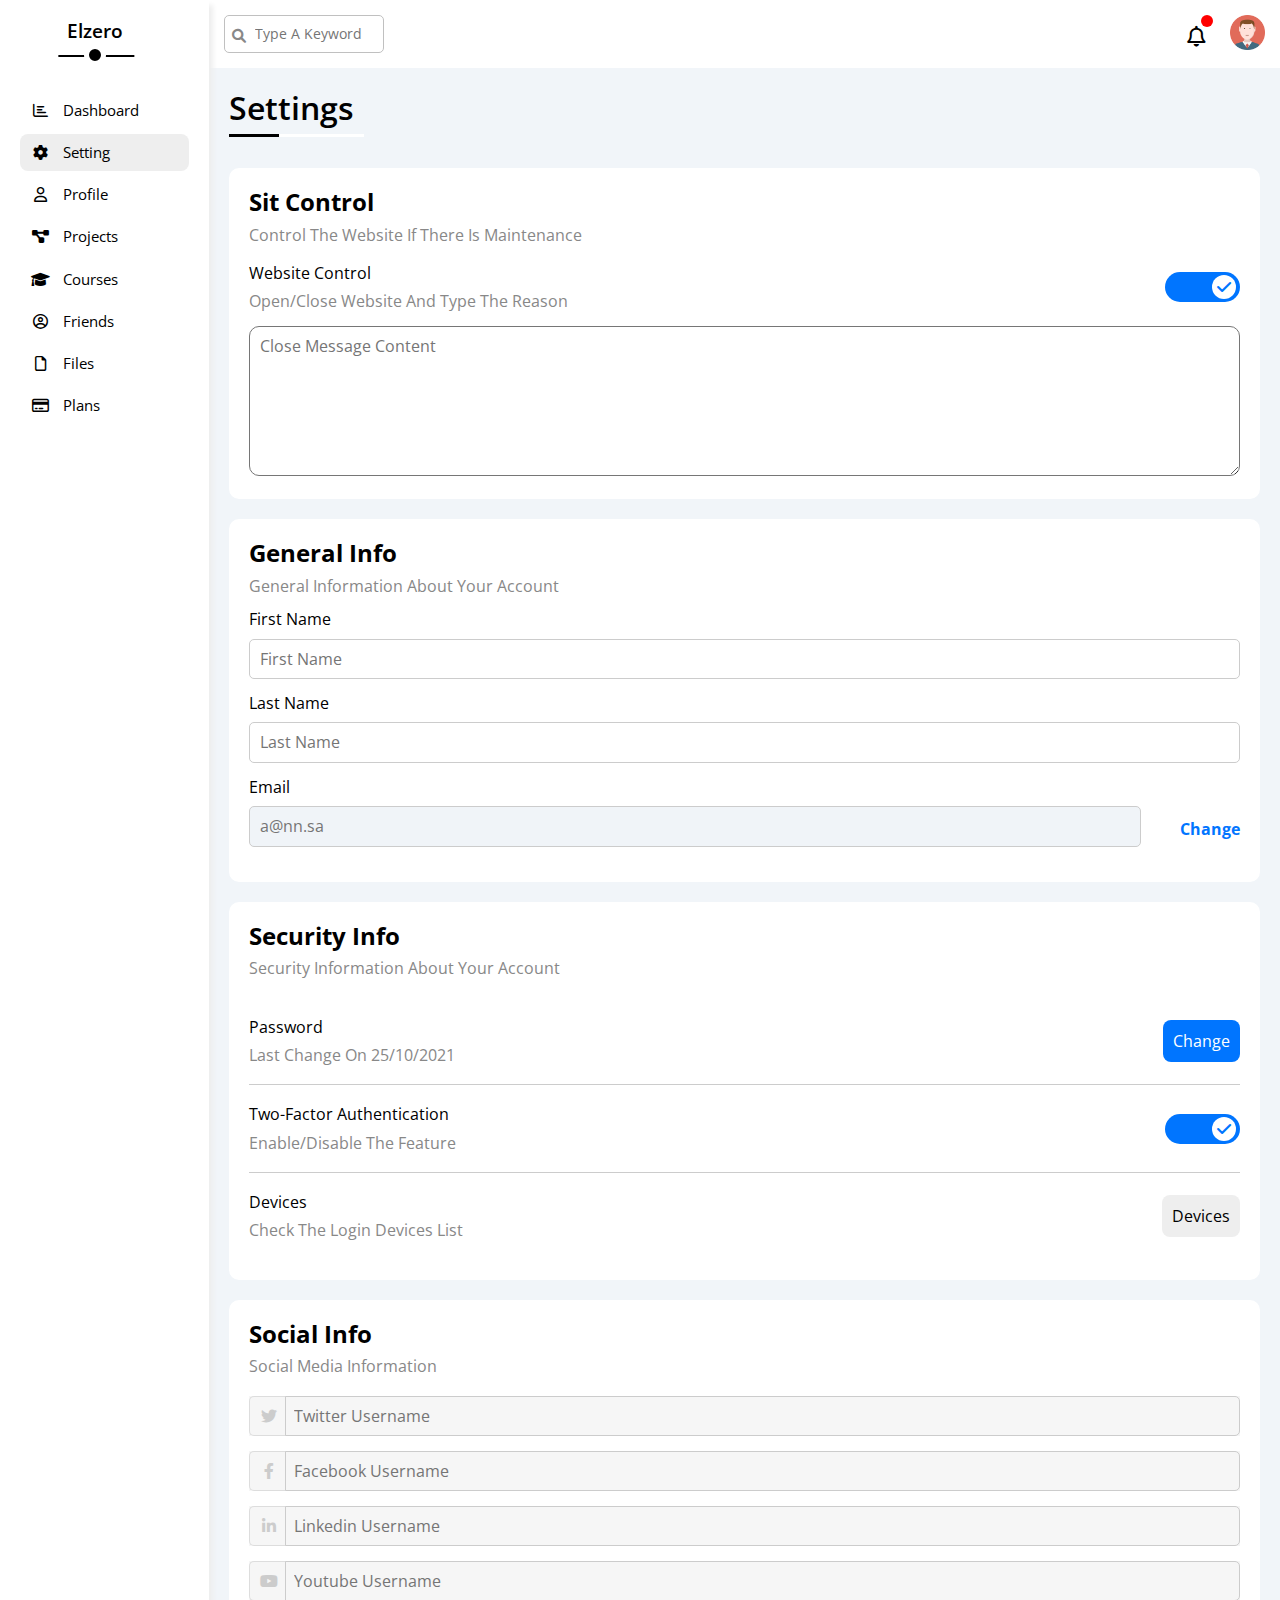
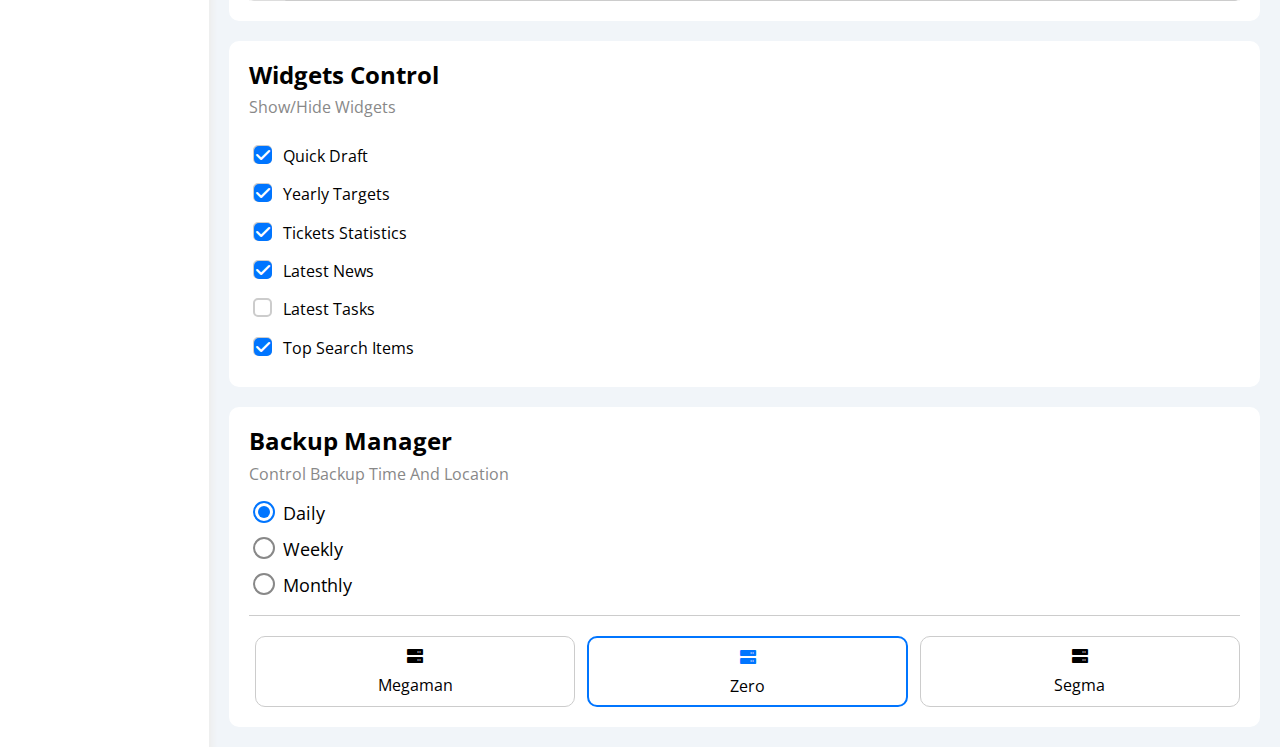
<file: setting.html>
<!DOCTYPE html>
<html lang="en">
<head>
    <meta charset="UTF-8">
    <meta http-equiv="X-UA-Compatible" content="IE=edge">
    <meta name="viewport" content="width=device-width, initial-scale=1.0">
     <!--render all elements normally-->
   <link rel="stylesheet" href="css/normalize.css">
   <!--font aweaome library-->
   <link rel="stylesheet" href="css/all.min.css">
   <!--main template css file-->
   <link rel="stylesheet" href="css/mainCss.css">
   <!--framework css file-->
   <link rel="stylesheet" href="css/framework.css">
   <!--file contain common css rules-->
   <link rel="stylesheet" href="css/common.css">
    <!--google fonts-->
    <link rel="preconnect" href="https://fonts.googleapis.com">
    <link rel="preconnect" href="https://fonts.googleapis.com">
    <link rel="preconnect" href="https://fonts.gstatic.com" crossorigin>
    <link href="https://fonts.googleapis.com/css2?family=Open+Sans:wght@300;500&#038;display=swap" rel="stylesheet">
    <title>Settings</title>
</head>
<body>
    <div class="page">
         <!--start Sidebar -->
    <div class="sidebar">
        <h3 class="logo">
         Elzero 
        </h3>
        <ul>
          <a href="index.html"> <li> <i class="fa-regular fa-chart-bar fa-fw"></i><span>Dashboard</span> </li></a>
          <a class="active" href="setting.html" > <li> <i class="fa-solid fa-gear"></i><span>Setting</span></li></a>  
          <a href="profile.html"> <li> <i class="fa-regular fa-user"></i><span>Profile</span></li></a>  
          <a href="Project.html"> <li><i class="fa-solid fa-diagram-project"></i><span>Projects</span> </li></a>
          <a href="courses.html"> <li> <i class="fa-solid fa-graduation-cap"></i><span>Courses</span></li> </a>
          <a href="friends.html"> <li> <i class="fa-regular fa-circle-user"></i><span>Friends</span> </li> </a>
          <a href="files.html"> <li> <i class="fa-regular fa-file"></i></i><span>Files</span></li></a> 
          <a href="plans.html"> <li> <i class="fa-regular fa-credit-card"></i><span>Plans</span></li> </a>
        </ul>
    </div>
    <!--end Sidebar -->
    <div class="content">
        <!--start head-->
        <div class="head">
            <div class="search">
                
                <input type="search" name="search" id="" placeholder = "Type A Keyword">
            </div>
            <div class="icons">
                <span class="notification">
                    <i class="far fa-bell fa-2xl"></i>
                </span>
                <img src="image/avatar.png" alt="avatar">
            </div>
           
        </div>
        <!--End head-->
        <h1>
            Settings
        </h1>
        <div class="setting-wrapper">
            
            <!--start sit control-->
            <div class="sit-control p-20">
                <h2>Sit Control</h2>
                <p class="c-grey p-top-10">Control The Website If There Is Maintenance</p>
                <div class="m-top-20 d-flex ">
                    <div class="">
                        <p>Website Control</p>
                        <p class="c-grey m-top-5 p-top-5">Open/Close Website And Type The Reason</p>
                    </div>
                    <label>
                        <input type="checkbox" name="" id="" class="toggle-checkbox" checked>
                        <div class="toggle-switch"></div>
                    </label>                    
                </div>
                <textarea name="" id="" style="width: 100%;" placeholder="Close Message Content" class="p-10 m-top-15"></textarea>
            </div>
            <!--end sit control-->
            <!--start general info-->
            <div class="general-info p-20">
                <h2>General Info</h2>
                <p class="c-grey p-top-10 m-bottom-15">General Information About Your Account</p>
                <form action="">
                    <label class="d-block m-bottom-10" > First Name</label>
                    <input class="c-block m-bottom-15 " type="text" name="" id="" placeholder="First Name">
                    <label class="d-block m-bottom-10" > Last Name</label>
                    <input class="c-block m-bottom-15" type="text" name="" id="" placeholder="Last Name">
                    <label class="d-block m-bottom-10" > Email</label>
                    <div class="d-flex">
                        <input class=" m-bottom-15" type="email" name="" id="" placeholder="a@nn.sa">
                        <span class="m-left-15 p-bottom-10 f-w-bold"><a href="#">Change</a></span>
                    </div>
                </form>
            </div>
            <!--end general info-->
            <!--start security info-->
            <div class="security p-20">
                <h2>Security Info</h2>
                <p class="c-grey p-top-10 m-bottom-20">Security Information About Your Account</p>
                <div  class="p-top-20 p-bottom-20">
                    <p>Password 
                        <span class="d-block c-grey m-top-10">Last Change On 25/10/2021</span>
                    </p>
                    <div>
                        <a href="#" class="p-10">Change</a>
                    </div>
                </div>
                <div class="p-top-20 p-bottom-20">
                    <p>Two-Factor Authentication
                        <span class="d-block c-grey m-top-10">Enable/Disable The Feature</span>
                    </p>
                    <label>
                        <input type="checkbox" name="" id="" class="toggle-checkbox" checked>
                        <div class="toggle-switch"></div>
                    </label> 
                </div>
                <div class="p-top-20 p-bottom-20">
                    <p>Devices
                        <span class="d-block c-grey m-top-10">Check The Login Devices List</span>
                    </p>
                    <div>
                        <a href="#" class="p-10">Devices</a>
                    </div> 
                </div>

            </div>
            <!--end security info-->
            <!--start Social Info-->
            <div class="social-info p-20">
                <h2>Social Info</h2>
                <p class="c-grey p-top-10 m-bottom-20">Social Media Information</p>
                <div class="m-bottom-15">
                    <i class="fab fa-twitter"></i>
                    <input type="text" name="" id="" placeholder="Twitter Username">
                </div>
                <div class="m-bottom-15">
                    <i class="fab fa-facebook-f"></i>
                    <input type="text" name="" id="" placeholder="Facebook Username">
                </div>
                <div class="m-bottom-15">
                    <i class="fab fa-linkedin-in"></i>
                    <input type="text" name="" id="" placeholder="Linkedin Username">
                </div>
                <div class="">
                    <i class="fab fa-youtube"></i>
                    <input type="text" name="" id="" placeholder="Youtube Username">
                </div>
            </div>
            <!--end Social Info-->
            <!--start Widgets Control-->
            <div class="Widgets-Control p-20">
                <h2>Widgets Control</h2>
                <p class="c-grey p-top-10 m-bottom-20">Show/Hide Widgets</p>
                <form action="">
                    <div class="p-top-10 p-bottom-10">
                        <input class="" type="checkbox" name="" id="one" checked  >
                        <label for="one">Quick Draft</label>
                    </div>
                    <div class="p-top-10 p-bottom-10">
                        <input type="checkbox" name="" id="two" checked >
                    <label for="two">Yearly Targets</label>
                    </div>
                    <div class="p-top-10 p-bottom-10">
                        <input type="checkbox" name="" id="three" checked >
                        <label for="three">Tickets Statistics</label>
                    </div>
                    <div class="p-top-10 p-bottom-10">
                        <input type="checkbox" name="" id="four" checked >
                        <label for="four"> Latest News</label>
                    </div>
                    <div class="p-top-10 p-bottom-10">
                        <input type="checkbox" name="" id="five" >
                        <label for="five" >Latest Tasks</label>
                    </div>
                    <div class="p-top-10 p-bottom-10">
                        <input type="checkbox" name="" id="six" checked >
                        <label for="six">Top Search Items</label>
                    </div> 
                    

                </form>
            </div>
            <!--end Widgets Control-->
            <!--start Backup Manager-->
            <div class="backup p-20">
                <h2>Backup Manager</h2>
                <p class="c-grey p-top-10 m-bottom-20 ">
                    Control Backup Time And Location
                </p>
                <form action="" class="p-bottom-5">
                    <div class="date m-bottom-15 ">
                        <input type="radio" name="backup-time" id="Daily" class="f-s-25px" checked>  
                        <label for="Daily" class="f-s-18px" >Daily</label>
                    </div>
                    <div class="date m-bottom-15 ">
                        <input type="radio" name="backup-time" id="Weekly" class="f-s-25px" >  
                        <label for="Weekly" class="f-s-18px">Weekly</label> 
                    </div>
                    <div class="date m-bottom-15 ">
                        <input type="radio" name="backup-time" id="Monthly" class="f-s-25px" >  
                        <label for="Monthly"  class="f-s-18px">Monthly</label> 
                    </div>                   
                </form>
                <div class="servers d-flex m-top-20">
                    <input type="radio" name="servers" id="server1">
                    <label for="server1">
                        <i class="fa-solid fa-server"></i>
                        <p class="m-top-10">Megaman</p>
                    </label>
                    <input type="radio" name="servers" id="server2" checked>
                    <label for="server2">
                        <i class="fa-solid fa-server"></i>
                        <p class="m-top-10">Zero</p>
                    </label>
                    <input type="radio" name="servers" id="server3">
                    <label for="server3">
                        <i class="fa-solid fa-server"></i>
                        <p class="m-top-10">Segma</p>
                    </label>
                </div>

            </div>
            <!--end Backup Manager-->


        </div>
    </div>
    </div>
</body>
</html>
</file>
<file: css/mainCss.css>
*{
    -webkit-box-sizing: border-box;
    -moz-box-sizing: border-box;
    box-sizing: border-box;
    padding: 0;
    margin: 0;

}
:root{
    --gray-color:#888;
    --blue-color:#0075ff;
    --orange-color:#f59e0b;
    --green-color:#22c55e;
    --red-color:red;
}
body{
    font-family: 'Open Sans', sans-serif;
    background-color: #eee;
    /*display: grid;
    grid-template-columns: 1fr auto;*/
   
}

ul{
    list-style: none;
    padding: 0;
}
.page{
   /* height: 1000vh;*/
    display: flex;
    background-color: #f1f5f9;
}



.logo::before{
    content: "";
    width: 40%;
    height: 2px;
    background-color: black;
    position: absolute;
    left: 50px;
    top: 55px;
    transform: translateX(11%);
    
}
.logo::after{
    content: "";
    position: absolute;
    width: 12px;
    height: 12px;
    border-radius: 50%;
    border: 5px solid white;
    left: 50%;
    bottom: -8%;
    background-color: black;
    transform: translateX(-50%);
}
.sidebar{
    width: 250px;
    position: relative;
    background-color: white;
    text-align: center;
    transition: 0.3s;
    box-shadow: 4px 5px 5px 0px #eee;
}
.sidebar ul{
padding: 20px;
text-align: left;
}
.sidebar ul a{
    text-decoration: none;
    color: black;
    min-width: 100%;
    font-size: 15px;

}
.sidebar ul a:hover li{
    background-color: #eee;
}
.sidebar ul a.active li{
    background-color: #eee;
}
.sidebar ul li{
    margin-bottom: 5px;
    border-radius: 8px;    
}
.sidebar ul span{
    margin-left: 13px;
}
.sidebar ul i{
    width: 20px;
    text-align: center;
}
@media (max-width:768px){
    .logo{
        padding: 10px;
    }
    .logo::before, .logo::after{
        display: none;
    }
    .sidebar{
        width: 60px;
        background-color: white;
        text-align: center;
    }
    .sidebar .logo{
        font-size: 15px;
    }
    .sidebar ul li{
        padding: 5px;
        width: fit-content;
    }
    .sidebar ul a li span{
        display: none;
    }
    .sidebar ul i{
        width: 20px;
    }
}
@media (min-width: 768px){
    
    .logo{
        padding: 20px ;
        position: relative;
        font-weight: 600;
        width: 190px;
        margin-bottom: 10px;
    }
    .sidebar ul li{
        padding: 10px;
    }
}

.content{
    overflow: hidden;
    width: 100%;
   
}
.head{
    display: flex;
    padding: 15px;
    background-color: white;
    height: fit-content;
    width: 100%;
    justify-content: space-between;

}

.head .search{
    position: relative;
    

}
.head .search::before{
    font-family: "Font Awesome 5 Free";
    content: "\f002";
    position: absolute;
    font-weight: 900;
    color: var(--gray-color);
    font-size: 14px;
    left: 5%;
    top: 34%;
}
.head .search input{
    border: 1px solid #c0c0c0;
    background-color: white;
    border-radius: 5px;
    padding: 10px 5px 10px 30px;
    font-size: 14px;
    width: 160px;
    

}
.head img{
    width: 35px;
    height: 35px;
}
.head .icons{
    display: flex;
}
.head .icons i{
    font-size: 21px;
}
.head .icons .notification{
    margin-right: 15px;
    position: relative;
    padding: 10px;
   
}
.head .icons .notification::before{
    content: "";
    position: absolute;
    width: 12px;
    height: 12px;
    background-color: red;
    border-radius: 50%;
    left: 24px;
    top: 0px;
}
@media(max-width:767px){
    .head{
        max-width: 100%;
    }
}
h1{
    padding: 0 20px;
    position: relative;
    font-weight: 600;
}
h1::before{
    content: "";
    position: absolute;
    width: 135px;
    height: 3px;
    background-color: white;
    bottom: -10px;
    left: 20px;
}
h1::after{
    content: "";
    position: absolute;
    width: 50px;
    height: 3px;
    background-color: black;
    bottom: -10px;
    left: 20px;
}


.wrapper{
    display: flex;
    flex-wrap: wrap;
    gap: 20px;
    padding: 20px;
}
.wrapper > div{
    width: calc((100% - 20px) / 2);
    background-color: white;
    border-radius: 10px;
}
@media(max-width:1186px){
    .wrapper > div{
        width: calc(100%);
    }
}

.wrapper div h2{
    font-weight: 600;
    margin-bottom: 10px;
}

.wrapper .welcome .intro img{
    width: 200px;
    
}
.wrapper .welcome .intro {
    display: flex;
    background-color: #eee;
   /* padding: 15px;*/
    border-radius: 10px 10px 0px 0px;
    justify-content: space-between;
    
}
.wrapper .welcome > img{
    width: 60px;
    height: 60px;
    border: 5px solid white;
    border-radius: 50%;
    margin-top: -33px;
    margin-left: 20px;
    margin-bottom: 20px;
}
.wrapper .welcome .body{
    display: flex;
    gap: 20px;
    justify-content: space-around;
    border-bottom: 1px solid #eee;
    border-top: 1px solid #eee;
}
.wrapper .welcome .body div{
    text-align: center;

}

.wrapper .welcome .body div span{
    display: block;
    margin-top: 10px;
    color: var(--gray-color);
    font-size: 14px;
}
@media(max-width:767px){
    .wrapper .welcome .intro{
        padding-bottom: 60px ;
    }
    .wrapper .welcome .body{
        flex-direction: column;
    }
    .wrapper .welcome > img{
        margin-top: -28px;
    }
    }
    .wrapper .welcome .intro img{
        display: none;
    }
    .wrapper .welcome{
        text-align: center;
        display: block;
    }

.wrapper .welcome a{
    text-decoration: none;
    background-color: #318CE7;
    color: white;
    padding: 5px 12px;
    border-radius: 5px;
    font-size: 15px;
    float: right;
    margin: 30px 15px 8px;
} 

.quick-draft form input:first-child, .quick-draft form textarea{
    margin: 10px 0px;
    padding: 8px;
    width: 100%;
    border-radius: 5px;
    background-color: #eee;
    border: white;
}
.quick-draft form input:last-child{
    background-color: #318CE7;
    border: white;
    color: white;
    padding: 5px 12px;
    border-radius: 5px;
    font-size: 15px;
    float: right;
    margin: 10px 0px 8px ;   
}

/*start targets*/
.targets .box{
    margin-top: 10px;
    margin-bottom: 20px;
    display: flex;
    gap: 10px;
    align-items: center;
} 
.targets .box .box-icon{
    display: flex;
    width: 80px;
    min-width: 80px;
    height: 80px;
    justify-content: center;
    align-items: center;
}
.targets .box .box-icon i{
    font-size: 20px;
}
.targets div:first-of-type .box-icon{
    background-color: #cce3ff;
}
.targets div:nth-of-type(2) .box-icon{
    background-color: #fdecce;

}
.targets div:nth-of-type(3) .box-icon{
    background-color: #d3f3df;

}
.targets .box span:nth-child(1){
    font-size: 14px;
}
.targets .box span:nth-child(2){
    font-weight: 600;
    padding-top: 10px;
    padding-bottom: 10px;
}
.targets .box .progress {
    padding: 0px;
    width: 90%;
    height: 4px;
    position: relative;
}
.targets .box .details{
    min-width: calc(100% - 80px);
}
.targets .box:nth-of-type(1) .progress{
    background-color: #cce3ff;
    position: relative;
}
.targets .box:nth-of-type(2) .progress{
    background-color: #fdecce;
}
.targets .box:nth-of-type(3) .progress{
    background-color: #d3f3df;
}
.targets .box:nth-of-type(1) .progress span{
    width: 80%;
    height: 4px;
    background-color: var(--blue-color);
}
.targets .box:nth-of-type(2) .progress span{
    width: 55%;
    height: 4px;
    background-color: var(--orange-color);
}
.targets .box:nth-of-type(3) .progress span{
    width: 75%;
    height: 4px;
    background-color: var(--green-color);
}
.targets .box .progress::before{
    content: attr(data-progress);
    width: fit-content;
    height: fit-content;
    position: absolute;
    display: flex;
    justify-content: center;
    align-items: center;
    border-radius: 5px;
    font-size: 14px;
    padding: 5px;
    color: white;
}
.targets .box .progress::after{
    content: "";
    width: 0px;
    height: 0px;
    position: absolute;
    border-left: 5px solid transparent;
    border-right: 5px solid transparent;
}
.targets .box:nth-of-type(1) .progress::before{
   
    background-color: var(--blue-color);
    color: white;
    left: 76.5%;
    bottom: 15px;
}

.targets .box:nth-of-type(1) .progress::after{
    
    border-top: 5px solid var(--blue-color);
    left: 79%;
    bottom: 10px
}
.targets .box:nth-of-type(2) .progress::before{
   
    background-color: var(--orange-color);
    
    left: 51.5%;
    bottom: 15px;
}
.targets .box:nth-of-type(2) .progress::after{
    
    border-top: 5px solid var(--orange-color);
    left: 54%;
    bottom: 10px
}
.targets .box:nth-of-type(3) .progress::before{
   
    background-color: var(--green-color);
    
    left: 71.5%;
    bottom: 15px;
}
.targets .box:nth-of-type(3) .progress::after{
    
    border-top: 5px solid var(--green-color);
    left: 74%;
    bottom: 10px
}
/*end targets*/
/*start tickets*/
.tickets > div{
    gap: 15px;
    margin-top: 15px;

}
.tickets div .box{
   width: calc((100% - 15px)/2);
   min-width: fit-content;
    border: 2px solid #ccc;
    border-radius: 10px;
}
@media(max-width:768px){
    .tickets div .box{
        width: 100%;

    }
}
/*end tickets*/
/*start news*/
.news .new-row{
    gap: 15px;
}
.news .new-row:not(:last-of-type){
    
    padding-bottom: 20px;
    border-bottom: 1px solid #eee;
}

.news .new-row .info p{
    margin-top: 10px;

}
.news .new-row .day{
    display: flex;
    align-items: center;
    text-align: center;
}
.news .new-row .day p{
    background-color: #ccc;
    padding: 5px;
    border-radius: 5px;
    font-size: 13px;
}
.news .new-row .info{
    width: calc(100% - (100px + 77px + 30px ));
}
@media(max-width:767px){
    .news .new-row{
        flex-direction: column;
        align-items: center;
        text-align: center;
    }
    .news .new-row .info{
        width: 100%;
    }
    
}
/*end news*/
/*start tasks*/
.task .task-row{
    gap: 20px;
    align-items: center;
    }
.task .task-row:not(:last-of-type)  {
    border-bottom: 1px solid #ccc ;
}

.task .task-row .info{
    width: 93%;
}
.task .task-row:nth-of-type(4){
    opacity: 50%;
    border-bottom: 0px;
}
.task .task-row i:hover{
    transition: 0.3s;
   color: red;
   cursor: pointer;
}
/*end tasks*/
/*start search*/
.search > div{
    gap: 20px;
    justify-content: space-between;
    margin: 30px 0px;
}
.search div p:first-child{
    width: 70%;
}
.search div p span{
    background-color: #eee;
    padding: 5px 10px;
    border-radius: 5px;
    font-size: 13px;
}
.search div:last-of-type{
    margin: 30px 0px 10px;
}
/*end search*/
/*start upload*/
.upload .box > div  {
    width: 85%;

}
.upload .box > div span{
    font-size: 15px;

}
.upload .box > p{
    padding: 7px 0px 0px;
}
.upload .box > p span{
    background-color: #eee;
    padding: 5px 9px;
    border-radius: 8px;
   font-size: 14px;
}
/*end upload*/
/*start project progress*/
.progress{
    position: relative;
}
.progress img{
    position: absolute;
    width: 150px;
    height: 150px;
    right:0%;
    bottom: 0;
    opacity: 20%;
    
}
@media(max-width:767px){
    .progress img{
        display: none;
    }
}
.progress .prog-row{
    gap: 16px;
}
.progress .prog-row .circule{
    width: 20px;
    height: 20px;
    background-color: #0075ff;
    border-radius: 50%;
    outline: 2px solid #fff;
    box-shadow: 0px 0 0 3px #0075ff;
    position: relative;
}
.progress .prog-row:not(:last-of-type) .circule::after {
    content: "";
    height: 35px;
    width: 1px;
    background-color: #0075ff;
    position: absolute;
    left: 50%;
    top: 111%;
    transform: translateX(-50%);
}
@keyframes change-background-to-white{
    to{
        background-color: #0075ff;
    }
}
.progress .prog-row:nth-of-type(4) .circule{
    background-color: white;
    outline: 2px solid #fff;
    box-shadow: 0px 0 0 3px #0075ff;
    animation-name: change-background-to-white;
    animation-duration: 0.9s;
    animation-iteration-count: infinite;
    animation-timing-function: linear;
}
.progress .prog-row:nth-of-type(5) .circule{
    background-color: white;
}
/*end project progress*/
/*start reminder*/
.reminder .re-row{
    gap: 20px;
}
.reminder .re-row .circule{
    padding-right: 8px;
    border-right: 2px solid;
    align-items: center;
}
.reminder .re-row:nth-of-type(1) .circule{
    border-color: var(--blue-color);
}
.reminder .re-row:nth-of-type(2) .circule{
    border-color:var(--green-color);
}
.reminder .re-row:nth-of-type(3) .circule{
    border-color:var(--orange-color);
}
.reminder .re-row:nth-of-type(4) .circule{
    border-color:var(--red-color);
}
.reminder .re-row .circule span{
    width: 15px;
    height: 15px;
    border-radius: 50%;
   /* background-color: #0075ff;*/

}
/*end reminder*/
/*start latest post*/
.post .post-top{
    gap: 20px;
}
.post .post-top img{
    width: 50px;
    height: 50px;
}
.post .post-content{
    border-top: 2px solid #eee;
    border-bottom: 2px solid #eee;
    line-height: 1.8;
    text-transform: capitalize;
}
@media (max-width:767px){
    .post .post-content{
        text-align: center;
    }
}
.post-ststs{
    justify-content: space-between;
}
/*end latest post*/
/*start social media*/
.social .row{
 align-items: center;
 gap: 15px;
}
.social .row:nth-of-type(1){
 background-color: #d2ecfc;
}
.social .row .icon{
    padding: 10px;
    width: 52px;
    text-align: center;
    color: white;
}
.social .row .icon:hover{
    transform: rotate(5deg);
    transition: 0.3s;
}
.social .row:nth-of-type(1) .icon{
    background-color: #1da1f2;
    
}
.social .row p{
    display: flex;
    justify-content: space-between;
    align-items: center;
    width: calc((100% - 75px));
    font-size: 15px
}
.social .row:nth-of-type(1) p{
    color: #1da1f2;    
}
.social .row p a{
    padding: 5px;
    border-radius: 5px;
    font-size: 14px;
    color: white;
    text-decoration: none;
    margin-left: 5px;
}
.social .row:nth-of-type(1) p a{
    background-color:#1da1f2 ;
}
.social .row:nth-of-type(2){
    background-color: #d1e4fc;
}
.social .row:nth-of-type(2) .icon{
    background-color: #1877f2 ;
}
.social .row:nth-of-type(2) p{
    color: #1877f2;    
}
.social .row:nth-of-type(2) p a{
    background-color:#1877f2 ;
}
.social .row:nth-of-type(3){
    background-color: #ffcccc;
}
.social .row:nth-of-type(3) .icon{
    background-color: #f00 ;
}
.social .row:nth-of-type(3) p{
    color: #f00;    
}
.social .row:nth-of-type(3) p a{
    background-color:#f00 ;
}
.social .row:nth-of-type(4){
    background-color: #cce4f0;
}
.social .row:nth-of-type(4) .icon{
    background-color: #0077b5 ;
}
.social .row:nth-of-type(4) p{
    color: #0077b5;    
}
.social .row:nth-of-type(4) p a{
    background-color:#0077b5 ;
}
/*end social media*/
/*start projects*/
.project{
    background-color: white;
    border-radius: 10px;
    overflow-x: auto;
    scrollbar-width: thin;
    scrollbar-color: blue #eee;
}
.project::-webkit-scrollbar{
    background-color: var(--blue-color);
}
table{
    min-width: 1000px;
}
th{
    background-color: #eee;
}
th,td{
    padding: 20px;
    padding-right: 30px;
    text-align: left;
}
th, td{
    border-bottom: 1px solid #ccc ;
    border-left:1px solid #ccc; 
}
th:nth-of-type(6),td:nth-of-type(6){
    border-right: 1px solid #ccc;
}
td img{
    border-radius: 50%;
    display: inline;
    width: 30px;
    height: 30px;
    margin: -10px;
}
td span{
    color: white;
    padding: 5px 10px;
    font-size: 13px;
    border-radius: 6px;
}
tr:hover{
    background-color: #f6fbf3;
}
/*end projects*/
/*******************************************************************************************************************************************************************************************************************************************************************************/
/*start setting page*/
/*start sit-control*/
/*sit-control is existed in common.css*/
.sit-control > div{
    gap: 25px;
    justify-content: space-between;
    align-items: center;
}
.toggle-checkbox{
    -webkit-appearance: none;
    appearance: none;
    display: none;
}
.toggle-switch{
    background-color: #ccc;
    width: 75px;
    height: 30px;
    border-radius: 20px;
    position: relative;
    cursor: pointer;
    transition: 0.3s;
}

.toggle-switch::before{
    content: "\f00d";
    font-family: "Font Awesome 5 Free";
    font-weight: 900;
    position: absolute;
    width: 24px;
    height: 24px;
    display: flex;
    justify-content: center;
    align-items: center;
    background-color: white;
    border-radius: 50%;
    top: 3px;
    left: 3px;
    color: #aaa;
    transition: 0.3s;
   
}
.toggle-checkbox:checked + .toggle-switch {
  background-color: var(--blue-color);
}
.toggle-checkbox:checked + .toggle-switch::before {
  content: "\f00c";
  left: 47px;
  color: var(--blue-color);
}
.sit-control textarea{
    width: 100%;
    min-height: 150px;
    border-radius: 10px;
}
/*end sit-control*/
/*start general info*/
.general-info form input{
    width: 100%;
    padding: 10px;
    border:1px solid #ccc;
    border-radius: 5px;
}
.general-info form div {
   justify-content: space-between;
   align-items: center;
}
.general-info form div input{
    max-width: 90%;
    background-color: #f0f4f8;
    cursor:not-allowed;

}
.general-info form span a{
    text-decoration: none;
    color: var(--blue-color);
    
}
/*end general info*/
/*start security info*/
.security >div {
    display: flex;
    justify-content: space-between;
    align-items: center;
    
}
.security >div:not(:last-of-type) {
    border-bottom: 1px solid #ccc;
}
.security >div:first-of-type a{
    text-decoration: none;
    background-color: var(--blue-color);
    color: white;
    border-radius: 8px;
    
}
.security >div:last-of-type a{
    text-decoration: none;
    background-color: #eee;
    border-radius: 8px;
    color: black;
    
}
/*end security info*/
/*start social-info*/
.social-info > div{
    display: flex;
    background-color: #f6f6f6;
}
.social-info > div i{
    width: 40px;
    height: 40px;
    color: #ccc;
    display: flex;
    justify-content: center;
    align-items: center;
    border: 1px solid #ddd;
    border-right: none ;
    border-radius: 5px 0px 0px 5px ;
    margin-right: -3px;
    
   
}
.social-info > div input{
    width: 100%;
    padding: 8px 8px 8px 8px;
    border-radius: 0px 5px 5px 0px ;
    border: 1px solid #ccc;
    background-color: #f6f6f6;
}
.social-info > div:focus-within i ,.social-info > div:focus-within input{
    color: black;
    border-color: #ddd;
    transition: 0.3s;
}
/*end social-info*/
/*start Widgets Control*/
.Widgets-Control form div input[type="checkbox"]{
    -webkit-appearance: none;
    appearance: none;
}
.Widgets-Control form div label{
    position: relative;
    padding-left: 30px;
}
.Widgets-Control form div label::before{
    content: "";
    width: 15px;
    height: 15px;
    border-radius: 5px;
    border: 2px solid #ccc;
    position: absolute;
    background-color: white;
    left: 0px;
    top: 0;
}
.Widgets-Control form div label::after{
    content: "\f00c";
    font-family: "Font Awesome 5 Free";
    font-weight: 900;
    color: white;
    position: absolute;
    background-color: #0075ff;
    left: 1px;
    top: 1px;
    width: 18px;
    height: 18px;
    border-radius: 5px;
    display: flex;
    flex-wrap: wrap;
    justify-content: center;
    align-items: center;
    transform: scale(0) rotate(360deg);
    transition: 0.3s;
}
.Widgets-Control form div input[type="checkbox"]:checked + label::after{
    transform: scale(1);
}
.Widgets-Control > form div input:hover, .Widgets-Control > form div label:hover{
    cursor: pointer;
}
/*end Widgets Control*/
/*start backup manager*/
.backup form {
    border-bottom: 1px solid #ccc;
}
.backup div input[type = "radio"]{
    -webkit-appearance: none;
    appearance: none;
}
.backup .date label{
    position: relative;
    padding-left: 30px;
    cursor: pointer;
}
.backup .date label::before{
    content: "";
    position: absolute;
    width: 18px;
    height: 18px;
    border: 2px solid var(--gray-color);
    left: 0px;
    top: 0px;
    cursor: pointer;
    border-radius: 50%;
}
.backup .date label::after{
    content: "";
    position: absolute;
    width: 12px;
    height: 12px;
    left: 5px;
    top: 5px;
    background-color: var(--blue-color);
    border-radius: 50%;
    transition: 0.3s;
    transform: scale(0);
    cursor: pointer;
}
.backup .date input[type="radio"]:checked + label::before{
    border-color: var(--blue-color);
}
.backup .date input[type="radio"]:checked + label::after{
    transform: scale(1);
}
.backup .servers{
    justify-content: space-between;
}
.backup .servers label{
    width: calc((100% / 3) - 10px);
    text-align: center;
    border: 1px solid #ccc;
    padding: 10px;
    border-radius: 10px;
    cursor: pointer;
}
@media(max-width:767px){
    .backup .servers{
        flex-wrap: wrap;
        gap: 10px;
    }
    .backup .servers label{
        width: 100%;
    }
}
.servers input[type="radio"]{
    -webkit-appearance: none;
    appearance: none;
}
.backup .servers input[type="radio"]:checked + label{
    border: 2px solid var(--blue-color);
}
.backup .servers input[type="radio"]:checked + label i{
    color: var(--blue-color);
}
/*end backup manager*/

/*end setting page*/
/***********************************************************************************************************************************/
/*start profile page*/
/*start info*/
.profile-wrapper{
    display: flex;
    gap: 20px;
    padding: 20px;
    flex-wrap: wrap;
}
.profile-wrapper > div{
    background-color: white;
    border-radius: 10px
}
.information{
    min-width: 100%;
    
}
@media(max-width:767px){
    .information{
        flex-wrap: wrap;
        justify-content: center;
    }
}
.avatar{
    min-width: 250px;
    display: flex;
    flex-direction: column;
    align-items: center;
    justify-content: center;
    padding:20px ;
    position: relative;
}
.avatar::after{
    content: "";
    position: absolute;
    right: 0;
    top: -8%;
    height: 366px;
    width: 2px;
    background-color: #eee;
    transform:translateY(68%);
}
@media(min-width:1028px){
    .avatar::after{
        top: -27%;
    height: 335px;
}
    }

@media(max-width:767px){
    .avatar::after{
        display: none;
    }
}
.avatar img{
    width: 120px;
    height: 120px;
}
.avatar .level{
    width: 150px;
    height: 6px;
    background-color: #eee;
    border-radius: 5px;
    position: relative;
}
.avatar .level::after{
    content: "";
    position: absolute;
    width: 70%;
    height: 100%;
    background-color: #0075ff;
    border-radius: 5px;
}
.avatar i{
    color: #f59e0b;
}
.info{
    width: 100%;
   }

.info > div{
    padding: 15px 20px ;
   
}
.info > div:hover{
    background-color: rgb(252, 251, 251);
}
.info > div:not(:last-of-type){
    border-bottom: 2px solid #eee;
}

.info .box {
    display: flex;
    flex-wrap: wrap;
    gap: 12px;
    padding: 10px 0px;
    margin-right: 50px;
}
.info .box > div{
    font-size: 14px;
}
@media(max-width:1286px){
    .info .box > div {
        width: calc((100% - 36px) / 2);
    }
}
@media(min-width:1287px){
    .info .box > div {
        max-width: calc((100% - 36px ) / 3);
        
       
    }
}

@media(min-width:768px){
    
    .info .box div:not(.toggle-switch) {
        width: calc((100% - 36px) / 2);
      display: flex;
      justify-content: flex-start;
      min-width: 216px;
    }
}
@media(max-width:767px){
    .info > div p{
        text-align: center;
    }
    .info .box{
        flex-wrap: wrap;
    }
    .info .box div:not(.toggle-switch) {
         width: calc((100% - 36px) / 2);
       display: flex;
       flex-wrap: wrap;
       justify-content: center;
       min-width: 216px;
     }
}

.info .toggle-switch{
    height: 22px;
    width: 69px;
}
.info .toggle-switch::before{
    width: 18px;
    height: 18px;
}
/*end info*/
/*start skills*/
.skills{
    width: 30%
}
.skills div{
    display: flex;
    flex-wrap: wrap;
    justify-content: flex-start;
    
}
@media (max-width:767px) {
    .skills{
        width: 100%;
    }
    .skills div{
        
        justify-content: center;
    }
}
.skills div:not(:last-of-type){
    border-bottom: 1px solid #eee;
}
.skills div span{
    margin: 5px;
    padding: 5px;
    background-color: #eee;
    border-radius: 5px;
    font-size: 14px;
    
}
/*end skills*/
/*start latest active*/
.latest-Active{
    width: calc(70% - 20px);
    background-color: white;
    border-radius: 10px

}
.Activity{
    display: flex;
    justify-content: flex-start;
    align-items: center;
    gap: 18px;
}
.Activity:not(:last-child){
    border-bottom: 1px solid #eee;
}
.Activity img{
    width: 65px;
    height: 65px;
}
.Activity > div:first-of-type{
    width: 72%;
    font-size: 16px;
    
}
.Activity div:nth-of-type(2){
    text-align: end;
    font-size: 16px;
   
}
@media(max-width:767px){
    .latest-Active{
        width: 100%;
    }
    .Activity{
        flex-direction: column;
        text-align: center;
        align-items: center;
    }
    
    .Activity img{
        margin-top: 10px;
    }
    .Activity > div:first-of-type{
        width: 100%;
    }
    .Activity div:nth-of-type(2){
        text-align: center;
    }
}
/*end latest active*/
/*end profile page*/
/*start project page*/
/*project wrapper and project are existed in common.css file*/
.project .date{
    text-align: end;
}
.project h4{
    font-weight: normal;
}
.project .team{
    margin: 30px 0px;
}
.project .team img{
    width: 40px;
    height: 40px;
    border-radius: 50%;
    margin-right: -19px;
    border: 3px solid white;
    position: relative;
    cursor: pointer;
    z-index: 0;
}
.project .team img:hover{
    z-index: 1;
    transition: 0.3s;
}
.project .do{
    text-align: end;
    padding: 25px 0px;
    border-top: 1px solid #eee;
    border-bottom: 1px solid #eee;
}
.project .do span{
    background-color: #eee;
    padding: 5px;
    border-radius: 6px;
    font-size: 13px;
}
@media(max-width:767px){
    .project .do{
        display: flex;
        flex-direction: column;
        
    }
    .project .do span{
       width: fit-content;
       text-align: left;
       margin-bottom: 10px;
    }
}
.project .info{
    display: flex;
    justify-content: space-between;
    margin-top: 25px;
}
.project .info .prog{
    border-radius: 6px ;
    width: 260px;
    height: 8px;
    background-color: #eee;
    padding: 0;
    position: relative;
}
.project .info .prog span{
    border-radius: 6px ;
    height: 8px;
    position: absolute;
}
.project:nth-of-type(1) .info .prog span{
    width: 100px;
}
.project:nth-of-type(2) .info .prog span{
    width: 200px;
}
.project:nth-of-type(3) .info .prog span{
    width: 100%;
    background-color: var(--blue-color) ;
}
.project:nth-of-type(4) .info .prog span{
    width: 50%;
    background-color: var(--green-color) ;
}
.project:nth-of-type(5) .info .prog span{
    width: 80%;
    background-color: var(--green-color) ;
}
.project:nth-of-type(6) .info .prog span{
    width: 40%;
    background-color: var(--red-color) ;
}
.project:nth-of-type(7) .info .prog span{
    width: 80%;
    background-color: var(--green-color) ;
}
.project:nth-of-type(8) .info .prog span{
    width: 60%;
    background-color: var(--green-color) ;
}
.project:nth-of-type(9) .info .prog span{
    width: 100%;
    background-color: var(--green-color) ;
}
/*end project page*/
/*start courses page*/
.courses-wrapper{
    
    display: grid;
    grid-template-columns: repeat(auto-fill, minmax(300px, 1fr));
    gap: 20px;
    
   
}
.courses-wrapper .course{
    overflow: hidden;
    border-radius: 5px;
    background-color: white;
    position: relative;
}
.courses-wrapper .course .cover{
    max-width: 100%;
    
    z-index: 0;
    border-radius: 5px 5px 0 0;
}
.courses-wrapper .course .instructor{
    position: absolute;
    width: 60px;
    height: 60px;
    border-radius: 50%;
    z-index: 1;
    border: 2px solid white;
    top: 20px;
    left: 20px;
  
}
.courses-wrapper .course p{
    line-height: 1.3;
}
.courses-wrapper .course .info{
    border-top: 1px solid #eee;
    padding: 15px 10px;
    margin-top: 30px;
    position: relative;
    display: flex;
    justify-content: space-between;
}
.courses-wrapper .course .info .title{
    font-size: 14px;
    position: absolute;
    background-color: var(--blue-color);
    color: white;
    padding: 4px ;
    width: fit-content;
    border-radius: 5px;
    top: -30%;
    left: 50%;
    transform: translateX(-50%);
}
@media (max-width:767px){
    .courses-wrapper .course{
        width: 100%;
    }
    .courses-wrapper .course .cover{
        width: 70%;
        min-width: 348px;
        border-radius: 5px 5 0 0;

    }
}
/*end courses page*/
/*start friends page*/
.friend-wrapper{
    display: grid;
    grid-template-columns: repeat(auto-fill, minmax(300px,1fr));
    gap: 20px 20px;
    padding: 20px;

}
.friend-wrapper .friend{
    background-color: white;
    padding: 10px;
    border-radius: 8px;
}
.friend-wrapper .friend .contact i{
    background-color: #eee;
    padding: 10px;
    width: 35px;
    height: 35px;
    border-radius: 50%;
    cursor: pointer;
    transition: 0.3s;
}
.friend-wrapper .friend .contact i:hover{
   background-color: var(--blue-color);
   color: white;
}
.friend-wrapper .friend div:nth-of-type(2){
    text-align: center;
}
.friend-wrapper .friend img{
    width: 100px;
    height: 100px;
    border-radius: 50%;
    text-align: center;
}
.friend-wrapper .friend .icon{
    margin: 10px 5px 0px;
    padding: 10px 20px;
    border-bottom: 1px solid #ccc ;
    border-top: 1px solid #ccc;
    position: relative;
}
.friend-wrapper .friend .icon p{
    font-size: 14px;
}
.friend-wrapper .friend .icon span{
    position: absolute;
    font-size: 50px;
    color: rgb(255 0 0 / 20%);
    right: 0;
    bottom: 0px;
}
.friend-wrapper .friend .info{
    display: flex;
    justify-content: space-between;
    align-items: center;
}
.friend-wrapper .friend .info a{
    color: white;
    border-radius: 3px;
    padding: 5px 7px;
    font-size: 13px;
    text-decoration: none;
}
/*end friends page*/
/*start files page*/
.files-wrapper{
    display: flex;
    flex-direction: row-reverse;
    gap: 20px;
    padding: 20px;
}
.files-wrapper .files-stats{
    min-width: 30%;
    background-color: white;
    padding: 10px;
    border-radius: 10px;
    max-height: 395px;
}
@media(max-width:767px){
    .files-wrapper{
        flex-wrap: wrap;
        flex-direction: row;
    }
    .files-wrapper .files-stats{
        width: 100%;
    }
}
.files-wrapper .files-stats > div{
    display: flex;
    align-items: center;
    gap: 10px;
    margin: 10px;
    border: 1px solid #ccc;
    border-radius: 10px;
    padding: 10px;
}
.files-wrapper .files-stats > div i{
    padding: 10px;
    min-width: 40px;
    height: 40px;    
    background-color: #ccc;
    display: flex;
    justify-content: center;
    align-items: center;
    margin-right: 10px;
}
.files-wrapper .files-stats .info{
    display: flex;
    gap: 7px;
    flex-direction: column;
}
.files-wrapper .files-stats > a{
    background-color: var(--blue-color);
    color: white;
    padding: 12px 12px 12px 30px;
    width: fit-content;
    margin: 15px auto 15px;
    border-radius: 5px;
    font-size: 13px;
    cursor: pointer;
    transition: 0.3s;
    position: relative;
    text-decoration: none;
    display: block;
}
.files-wrapper .files-stats > a i{
    position: absolute;
    left: 12px;
    top: 15px;
}
.files-wrapper .files-stats > a:hover{
    background-color: #005aff;
}
.files-wrapper .files-stats > a:hover i{
    position: absolute;
   animation-name: up-and-down;
   animation-duration: 1.0s;
   animation-iteration-count: infinite;
}
.files-wrapper .files-content{
    flex: 1;
    display: grid;
    grid-template-columns: repeat(auto-fill, minmax(215px,1fr));
    gap: 20px;

}
.files-wrapper .files-content .file{
   background-color: white;
   padding: 10px;
   border-radius: 10px ;
}
.files-wrapper .files-content .file:hover img{
    transition: 0.4s;
    transform: rotate(5deg);
}
.files-wrapper .files-content .file > div:nth-last-of-type(2){
    text-align: center;
}
.files-wrapper .files-content .file img{
    width: 64px;
    height: 64px;
}
.files-wrapper .files-content .file > div:nth-last-of-type(1){
display: flex;
justify-content: space-between;
padding: 15px 5px 5px;
color: gray;
border-top: 1px solid #eee;
margin-top: 10px;
font-size: 13px;
}
@keyframes up-and-down{
    50%{
        top: 10px;
    }
    100%{
        top: 15px;
    }
}
/*end files page*/
/*start plans page*/
.plans-wrapper{
    display: grid;
    grid-template-columns: repeat(auto-fill,minmax(430px,1fr));
    gap: 20px;
    padding: 20px;
}

.plans-wrapper .plan{
    background-color: white;
    padding: 20px;
}
@media(max-width:767px){
    .plans-wrapper{
        grid-template-columns: minmax(250px, 1fr);
    }
    .plans-wrapper .plan{
        padding: 10px;
    }
}
.plans-wrapper .plan .price{
    text-align: center;
    font-size: 30px;
    font-weight: 600;
    border: 3px solid white ;
    color: white;
    margin: 10px 10px 30px;
    
}
.plans-wrapper .plan:nth-of-type(1) .price{
    background-color: #22c55e;
    outline: 3px solid #22c55e;
}
.plans-wrapper .plan:nth-of-type(2) .price{
    background-color: var(--blue-color);
    outline: 3px solid var(--blue-color);
}
.plans-wrapper .plan:nth-of-type(3) .price{
    background-color: var(--orange-color);
    outline: 3px solid var(--orange-color);
}
.plans-wrapper .plan li{
    display: flex;
    justify-content: space-between;
    padding: 15px 12px;
    border-bottom: 1px solid #eee;
}
.plans-wrapper .plan li span{
   width: 87%;
}
.plans-wrapper .plan .join{
    text-decoration: none;
    display: block;
    width: fit-content;
    padding: 5px 8px;
    color: white;
    margin-top: 15px;
    border-radius: 5px;
}
.plans-wrapper .plan ul + div{
 text-align: center;
}
/*end plans page*/
</file>
<file: css/framework.css>
.p-20{
    padding: 20px;
}
.p-top-20{
    padding-top: 20px;
}
.p-bottom-20{
    padding-bottom: 20px;
}
.p-left-20{
    padding-left: 20px;
}
.p-right-20{
    padding-right: 20px;
}
.p-10{
    padding: 10px;
}
.p-top-10{
    padding-top: 10px;
}
.p-bottom-10{
    padding-bottom: 10px;
}
.p-left-10{
    padding-left: 10px;
}
.p-right-10{
    padding-right: 10px;
}
.p-5{
    padding: 5px;
}
.p-top-5{
    padding-top: 5px;
}
.p-bottom-5{
    padding-bottom: 5px;
}
.p-left-5{
    padding-left: 5px;
}
.p-right-5{
    padding-right: 5px;
}
.p-15{
    padding: 15px;
}
.p-top-15{
    padding-top: 15px;
}
.p-bottom-15{
    padding-bottom: 15px;
}
.p-left-15{
    padding-left: 15px;
}
.p-right-15{
    padding-right: 15px;
}
.m-0{
    margin: 0px;
}
.m-20{
    margin: 20px;
}
.m-top-20{
    margin-top: 20px;
}
.m-bottom-20{
    margin-bottom: 20px;
}
.m-left-20{
    margin-left: 20px;
}
.m-right-20{
    margin-right: 20px;
}
.m-10{
    margin: 10px;
}
.m-top-10{
    margin-top: 10px;
}
.m-bottom-10{
    margin-bottom: 10px;
}
.m-left-10{
    margin-left: 10px;
}
.m-right-10{
    margin-right: 10px;
}
.m-15{
    margin: 15px;
}
.m-top-15{
    margin-top: 15px;
}
.m-bottom-15{
    margin-bottom: 15px;
}
.m-left-15{
    margin-left: 15px;
}
.m-right-15{
    margin-right: 15px;
}
.m-5{
    margin: 5px;
}
.m-top-5{
    margin-top: 5px;
}
.m-bottom-5{
    margin-bottom: 5px;
}
.m-left-5{
    margin-left: 5px;
}
.m-right-5{
    margin-right: 5px;
}
.c-grey{
    color: #888;
}
.d-block{
    display: block;
}
.d-flex{
   display: flex;
}
.f-wrap{
    flex-wrap: wrap;
}
.txt-c{
    text-align: center;
}
.b-color-blue{
 background-color: #0075ff;
}
.b-color-orange{
 background-color: #f59e0b;
}
.b-color-green{
    background-color: #22c55e;
}
.b-color-red{
    background-color: #f44336;
}
.font-blue{
    color: #0075ff; 
}
.font-orange{
   color:  #f59e0b;
}
.font-green{
  color: #22c55e;
}
.font-grey{
    color: #888;
}
.font-red{
    color: #f44336;
}
.f-s-25px{
    font-size: 25px;
}
.f-s-20px{
    font-size: 20px;
}
.f-s-18px{
    font-size: 18px;
}
.f-s-15px{
    font-size: 15px;
}
.f-s-13px{
    font-size: 13px;
}
.f-s-14px{
    font-size: 14px;
}
.f-w-bold{
    font-weight: bold;
}
.width-100{
    width:100px;
}
.width-40{
    width:40px;
}
.b-raduis-5{
    border-radius: 5px;
}
</file>
<file: css/common.css>
.setting-wrapper,.project-wrapper{
    padding: 20px;
    display: flex;
    gap: 20px;
    flex-wrap: wrap;

}
.setting-wrapper >div , .project-wrapper > div {
    width: 100%;
    background-color: white;
    border-radius: 10px;
}
@media(min-width:1286px){
    .setting-wrapper, .project-wrapper{
        flex-wrap: wrap;
    }
    .setting-wrapper >div, .project-wrapper > div{
        width: calc(50% - 10px);
    }
}
</file>
